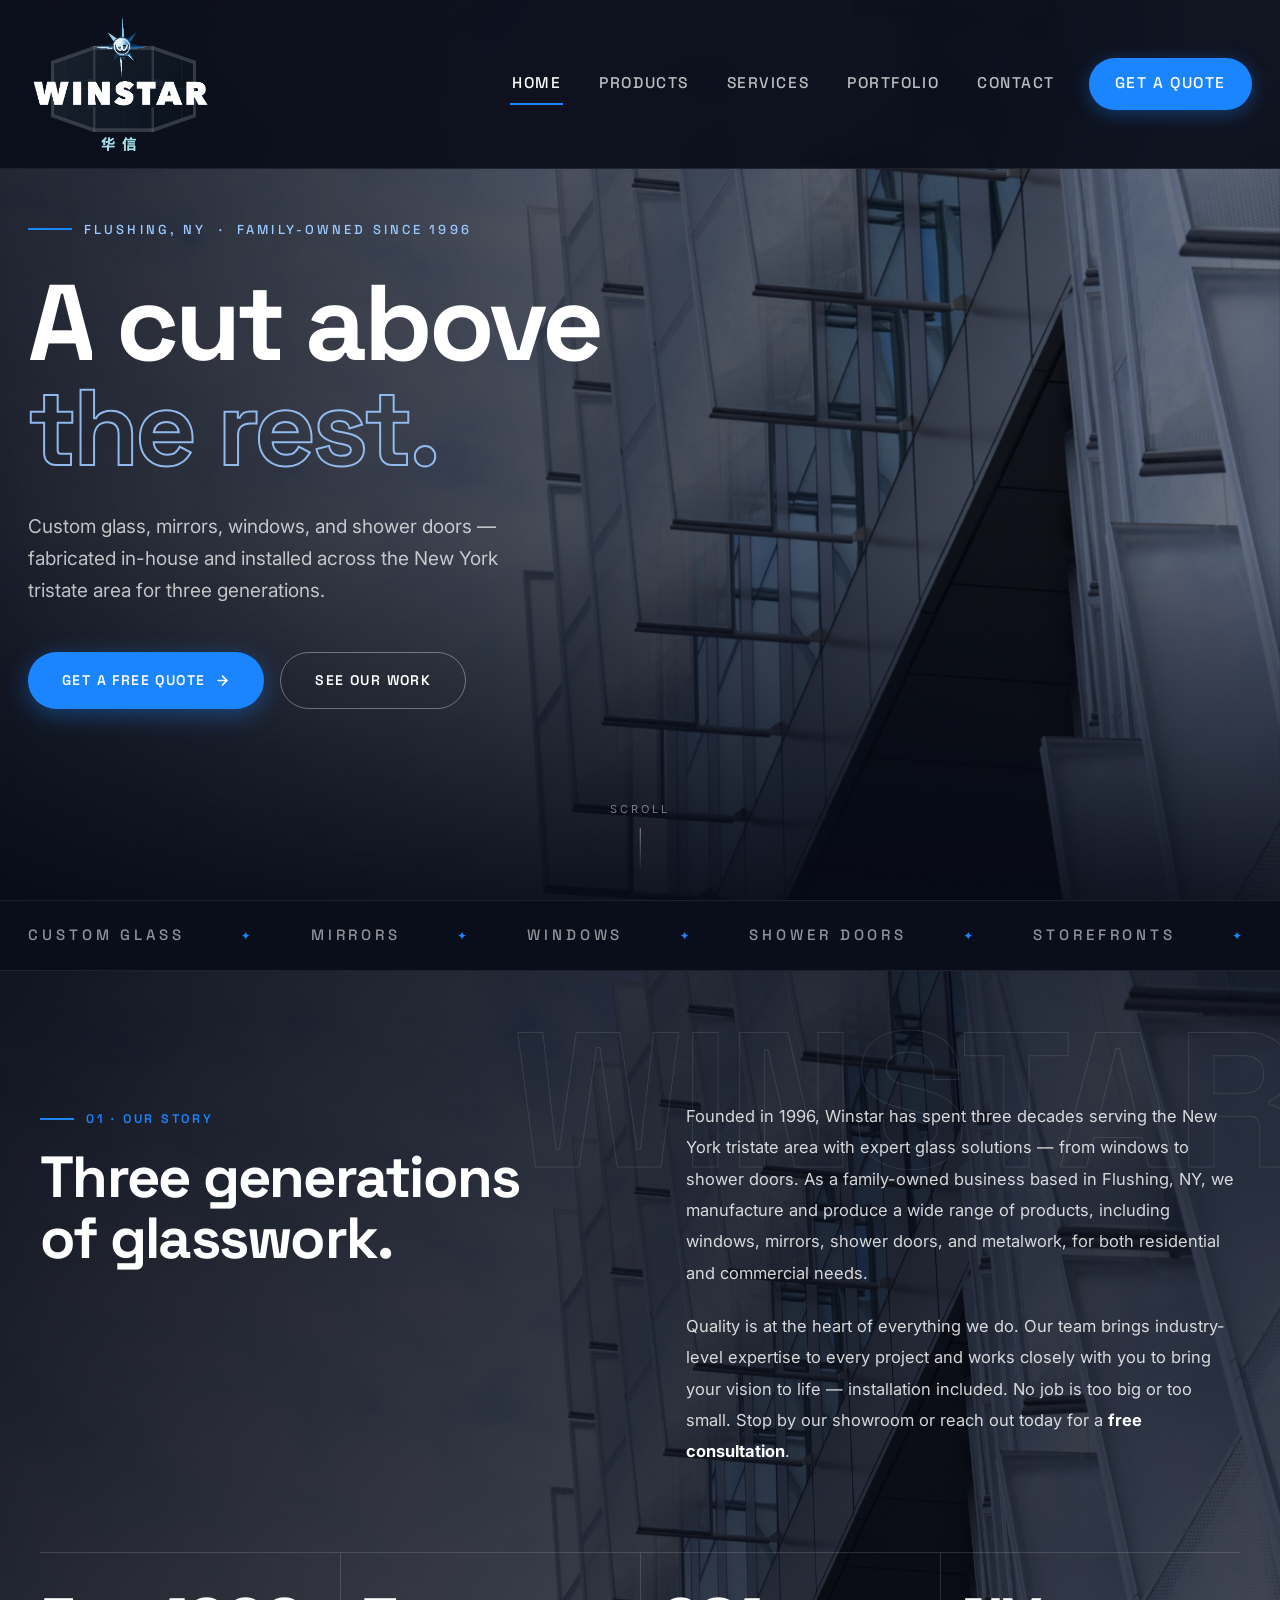
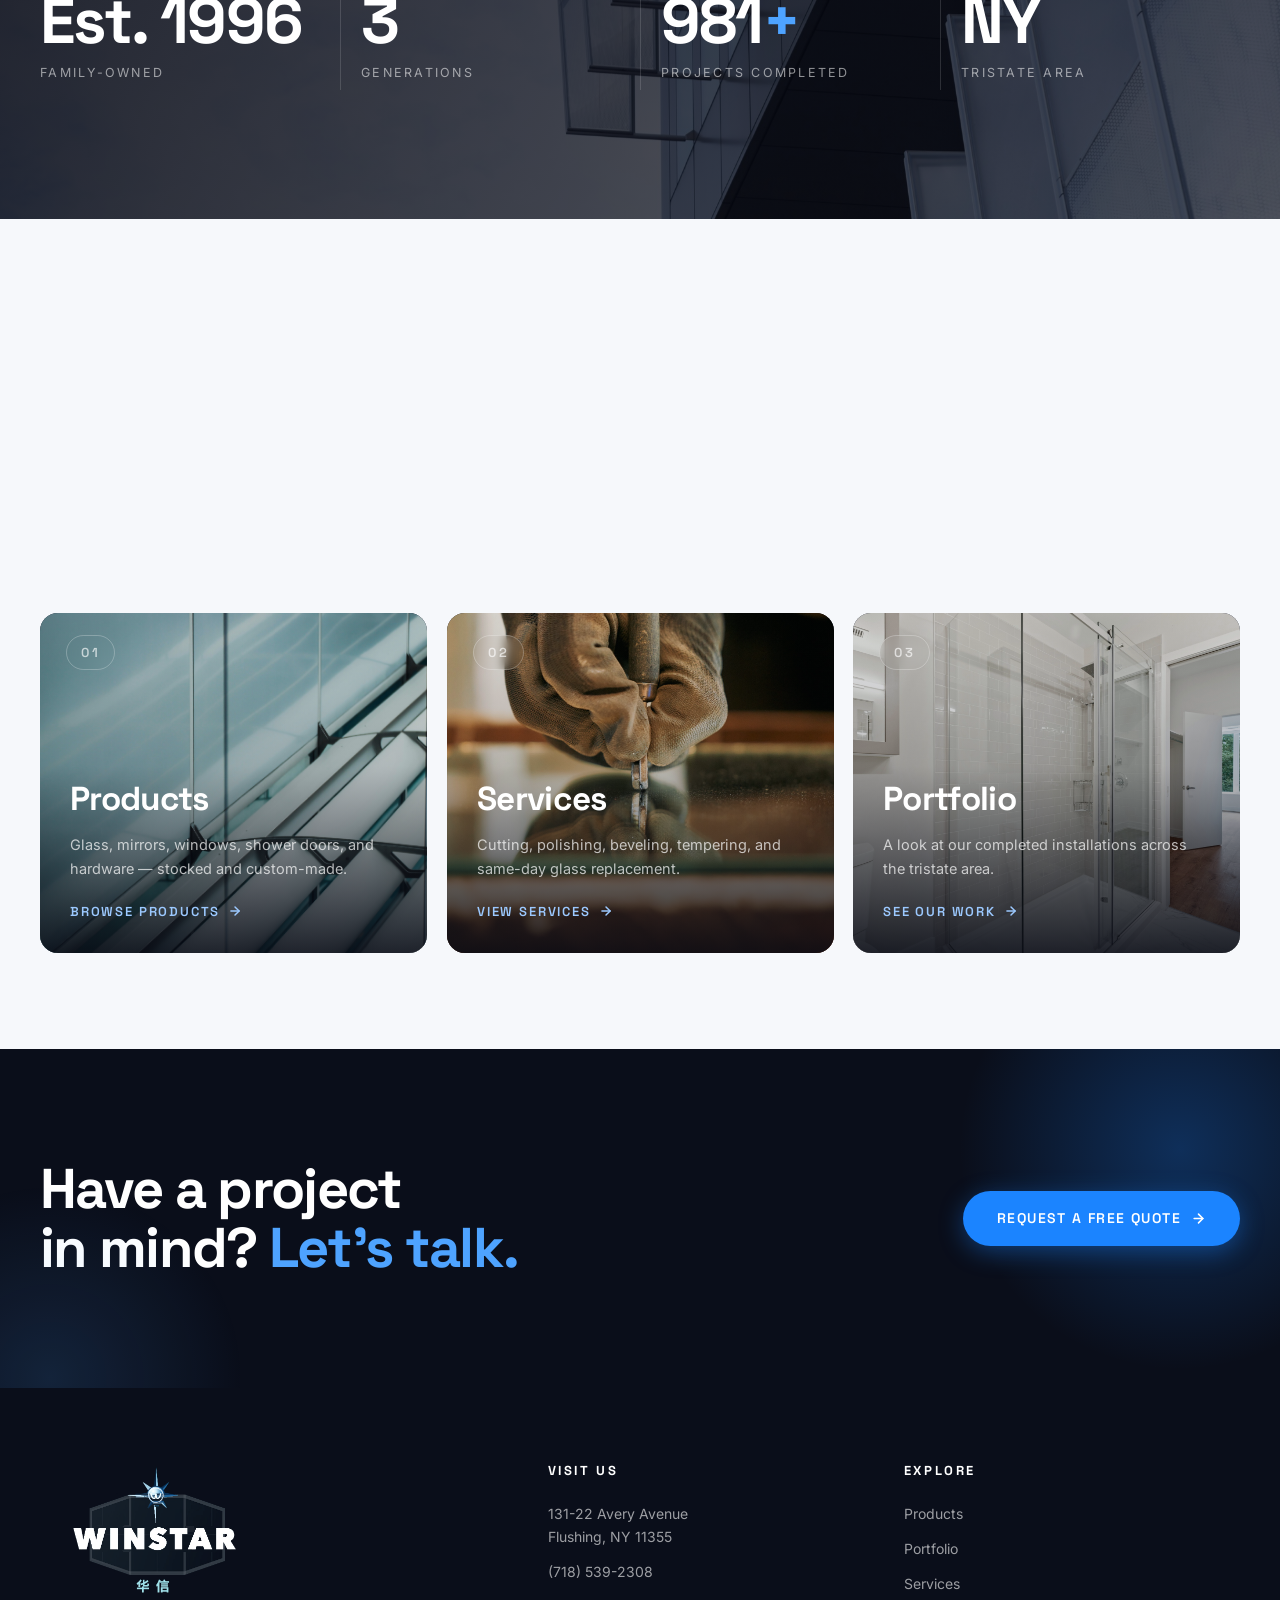
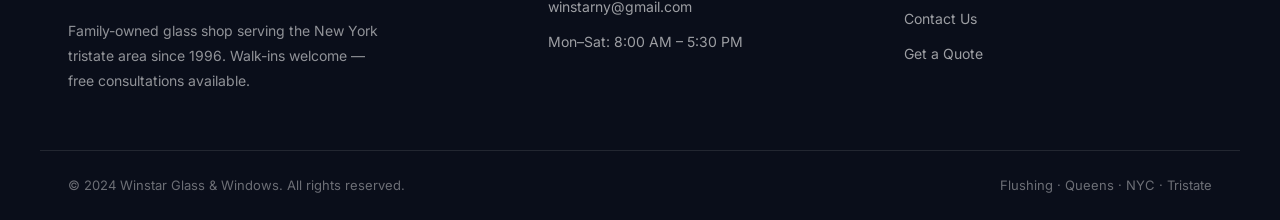
<file: index.html>
<!DOCTYPE html>
<html lang="en">
<head>
  <meta charset="UTF-8">
  <meta name="viewport" content="width=device-width, initial-scale=1.0">
  <title>Winstar Glass &amp; Hardware – Custom Glass, Windows &amp; Shower Doors in Flushing, NY</title>
  <meta name="description" content="Family-owned glass shop serving the NY tristate area since 1996. Custom glass, mirrors, windows, shower doors, and commercial storefronts.">
  <link rel="icon" type="image/svg+xml" href="favicon.svg?v=3">
  <link rel="preconnect" href="https://fonts.googleapis.com">
  <link rel="preconnect" href="https://fonts.gstatic.com" crossorigin>
  <link rel="stylesheet" href="styles.css?v=20">
</head>
<body>

  <!-- ===== HEADER ===== -->
  <header>
    <div class="header-inner">
      <div class="header-brand">
        <a href="index.html">
          <img src="winstar-logo3.png" alt="Winstar Glass &amp; Hardware" class="header-logo">
        </a>
      </div>
      <nav class="global-nav">
        <input type="checkbox" id="nav-toggle" class="nav-toggle" aria-hidden="true">
        <label for="nav-toggle" class="nav-toggle-label" aria-label="Toggle menu">
          <span></span><span></span><span></span>
        </label>
        <ul>
          <li><a href="index.html" class="active">Home</a></li>
          <li><a href="products.html">Products</a></li>
          <li><a href="services.html">Services</a></li>
          <li><a href="portfolio.html">Portfolio</a></li>
          <li><a href="contact.html">Contact</a></li>
          <li><a href="get-quote.html" class="nav-cta">Get a Quote</a></li>
        </ul>
      </nav>
    </div>
  </header>

  <div class="page-content">

    <!-- ===== HERO ===== -->
    <section class="hero">
      <div class="hero-bg" data-parallax="0.18"></div>
      <div class="hero-veil"></div>
      <div class="hero-content">
        <p class="hero-eyebrow">Flushing, NY &nbsp;·&nbsp; Family-owned since 1996</p>
        <h1 class="hero-title" data-split>
          A cut above <em>the rest.</em>
        </h1>
        <p class="hero-sub">
          Custom glass, mirrors, windows, and shower doors — fabricated in-house
          and installed across the New York tristate area for three generations.
        </p>
        <div class="hero-actions">
          <a href="get-quote.html" class="btn btn-primary">
            Get a Free Quote
            <svg viewBox="0 0 24 24" fill="none" stroke="currentColor" stroke-width="2.5" stroke-linecap="round" stroke-linejoin="round"><line x1="5" y1="12" x2="19" y2="12"></line><polyline points="12 5 19 12 12 19"></polyline></svg>
          </a>
          <a href="portfolio.html" class="btn btn-ghost">See Our Work</a>
        </div>
      </div>
      <div class="hero-scroll"><span>Scroll</span></div>
    </section>

    <!-- ===== MARQUEE ===== -->
    <div class="marquee" aria-hidden="true">
      <div class="marquee-track">
        <span>Custom Glass</span><span>Mirrors</span><span>Windows</span><span>Shower Doors</span><span>Storefronts</span><span>Glass Cutting</span><span>Beveling</span><span>Tempering</span>
        <span>Custom Glass</span><span>Mirrors</span><span>Windows</span><span>Shower Doors</span><span>Storefronts</span><span>Glass Cutting</span><span>Beveling</span><span>Tempering</span>
      </div>
    </div>

    <!-- ===== ABOUT ===== -->
    <section class="about-section" id="about">
      <video class="about-bg-video"
             autoplay muted loop playsinline preload="auto"
             poster="homebackground.jpg">
        <source src="about-loop.mp4" type="video/mp4">
      </video>
      <div class="about-ghost">WINSTAR</div>
      <div class="about-inner on-dark">
        <div class="about-grid">
          <div data-reveal>
            <div class="sec-head" style="margin-bottom: 28px;">
              <p class="eyebrow">01 · Our Story</p>
              <h2 class="sec-title">Three generations<br>of glasswork.</h2>
            </div>
          </div>
          <div data-reveal style="--d: 0.15s;">
            <p class="about-body">
              Founded in 1996, Winstar has spent three decades serving the New York
              tristate area with expert glass solutions — from windows to shower doors.
              As a family-owned business based in Flushing, NY, we manufacture and produce
              a wide range of products, including windows, mirrors, shower doors, and
              metalwork, for both residential and commercial needs.
            </p>
            <p class="about-body">
              Quality is at the heart of everything we do. Our team brings industry-level
              expertise to every project and works closely with you to bring your vision
              to life — installation included. No job is too big or too small. Stop by our
              showroom or reach out today for a <strong>free consultation</strong>.
            </p>
          </div>
        </div>

        <!-- stats -->
        <div class="stats-bar">
          <div class="stats-inner" data-reveal-stagger="0.12">
            <div class="stat-item">
              <div class="stat-num">Est. 1996</div>
              <div class="stat-label">Family-Owned</div>
            </div>
            <div class="stat-item">
              <div class="stat-num"><span data-count="3">0</span></div>
              <div class="stat-label">Generations</div>
            </div>
            <div class="stat-item">
              <div class="stat-num"><span data-count="1000">0</span><span class="suffix">+</span></div>
              <div class="stat-label">Projects Completed</div>
            </div>
            <div class="stat-item">
              <div class="stat-num">NY</div>
              <div class="stat-label">Tristate Area</div>
            </div>
          </div>
        </div>
      </div>
    </section>

    <!-- ===== WHAT WE OFFER ===== -->
    <section class="section">
      <div class="section-inner">
        <div class="sec-head" data-reveal>
          <p class="eyebrow">02 · What We Offer</p>
          <h2 class="sec-title">Made to measure.<br><em>Built to last.</em></h2>
          <p class="sec-desc">From custom glass fabrication to full window replacement — everything is cut, finished, and fitted by our own team.</p>
        </div>

        <div class="showcase-grid">
          <a class="showcase-card third" href="products.html" data-reveal>
            <img src="glass.jpg" alt="Custom glass products" loading="lazy">
            <span class="showcase-num">01</span>
            <div class="showcase-body">
              <h3>Products</h3>
              <p>Glass, mirrors, windows, shower doors, and hardware — stocked and custom-made.</p>
              <span class="showcase-link">
                Browse Products
                <svg viewBox="0 0 24 24" fill="none" stroke="currentColor" stroke-width="2.5" stroke-linecap="round"><line x1="5" y1="12" x2="19" y2="12"></line><polyline points="12 5 19 12 12 19"></polyline></svg>
              </span>
            </div>
          </a>
          <a class="showcase-card third" href="services.html" data-reveal style="--d: 0.12s;">
            <img src="glasservices.jpg" alt="Glass services" loading="lazy">
            <span class="showcase-num">02</span>
            <div class="showcase-body">
              <h3>Services</h3>
              <p>Cutting, polishing, beveling, tempering, and same-day glass replacement.</p>
              <span class="showcase-link">
                View Services
                <svg viewBox="0 0 24 24" fill="none" stroke="currentColor" stroke-width="2.5" stroke-linecap="round"><line x1="5" y1="12" x2="19" y2="12"></line><polyline points="12 5 19 12 12 19"></polyline></svg>
              </span>
            </div>
          </a>
          <a class="showcase-card third" href="portfolio.html" data-reveal>
            <img src="showerdoor.jpg" alt="Completed shower door installation" loading="lazy">
            <span class="showcase-num">03</span>
            <div class="showcase-body">
              <h3>Portfolio</h3>
              <p>A look at our completed installations across the tristate area.</p>
              <span class="showcase-link">
                See Our Work
                <svg viewBox="0 0 24 24" fill="none" stroke="currentColor" stroke-width="2.5" stroke-linecap="round"><line x1="5" y1="12" x2="19" y2="12"></line><polyline points="12 5 19 12 12 19"></polyline></svg>
              </span>
            </div>
          </a>
        </div>
      </div>
    </section>

    <!-- ===== CTA ===== -->
    <section class="cta-band">
      <div class="cta-inner">
        <div data-reveal>
          <h2>Have a project<br>in mind? <em>Let's talk.</em></h2>
        </div>
        <div data-reveal style="--d: 0.15s;">
          <a href="get-quote.html" class="btn btn-primary">
            Request a Free Quote
            <svg viewBox="0 0 24 24" fill="none" stroke="currentColor" stroke-width="2.5" stroke-linecap="round" stroke-linejoin="round"><line x1="5" y1="12" x2="19" y2="12"></line><polyline points="12 5 19 12 12 19"></polyline></svg>
          </a>
        </div>
      </div>
    </section>

    <!-- ===== FOOTER ===== -->
    <footer>
      <div class="footer-main">
        <div class="footer-brand">
          <img src="winstar-logo3.png" alt="Winstar Glass &amp; Hardware">
          <p>Family-owned glass shop serving the New York tristate area since 1996. Walk-ins welcome — free consultations available.</p>
        </div>
        <div class="footer-col">
          <h4>Visit Us</h4>
          <ul>
            <li>131-22 Avery Avenue<br>Flushing, NY 11355</li>
            <li><a href="tel:+17185392308">(718) 539-2308</a></li>
            <li><a href="mailto:winstarny@gmail.com">winstarny@gmail.com</a></li>
            <li>Mon–Sat: 8:00 AM – 5:30 PM</li>
          </ul>
        </div>
        <div class="footer-col">
          <h4>Explore</h4>
          <ul>
            <li><a href="products.html">Products</a></li>
            <li><a href="portfolio.html">Portfolio</a></li>
            <li><a href="services.html">Services</a></li>
            <li><a href="contact.html">Contact Us</a></li>
            <li><a href="get-quote.html">Get a Quote</a></li>
          </ul>
        </div>
      </div>
      <div class="footer-bottom">
        <span>&copy; 2024 Winstar Glass &amp; Windows. All rights reserved.</span>
        <span>Flushing · Queens · NYC · Tristate</span>
      </div>
    </footer>
  </div>


  <script src="main.js?v=13"></script>
</body>
</html>
</file>
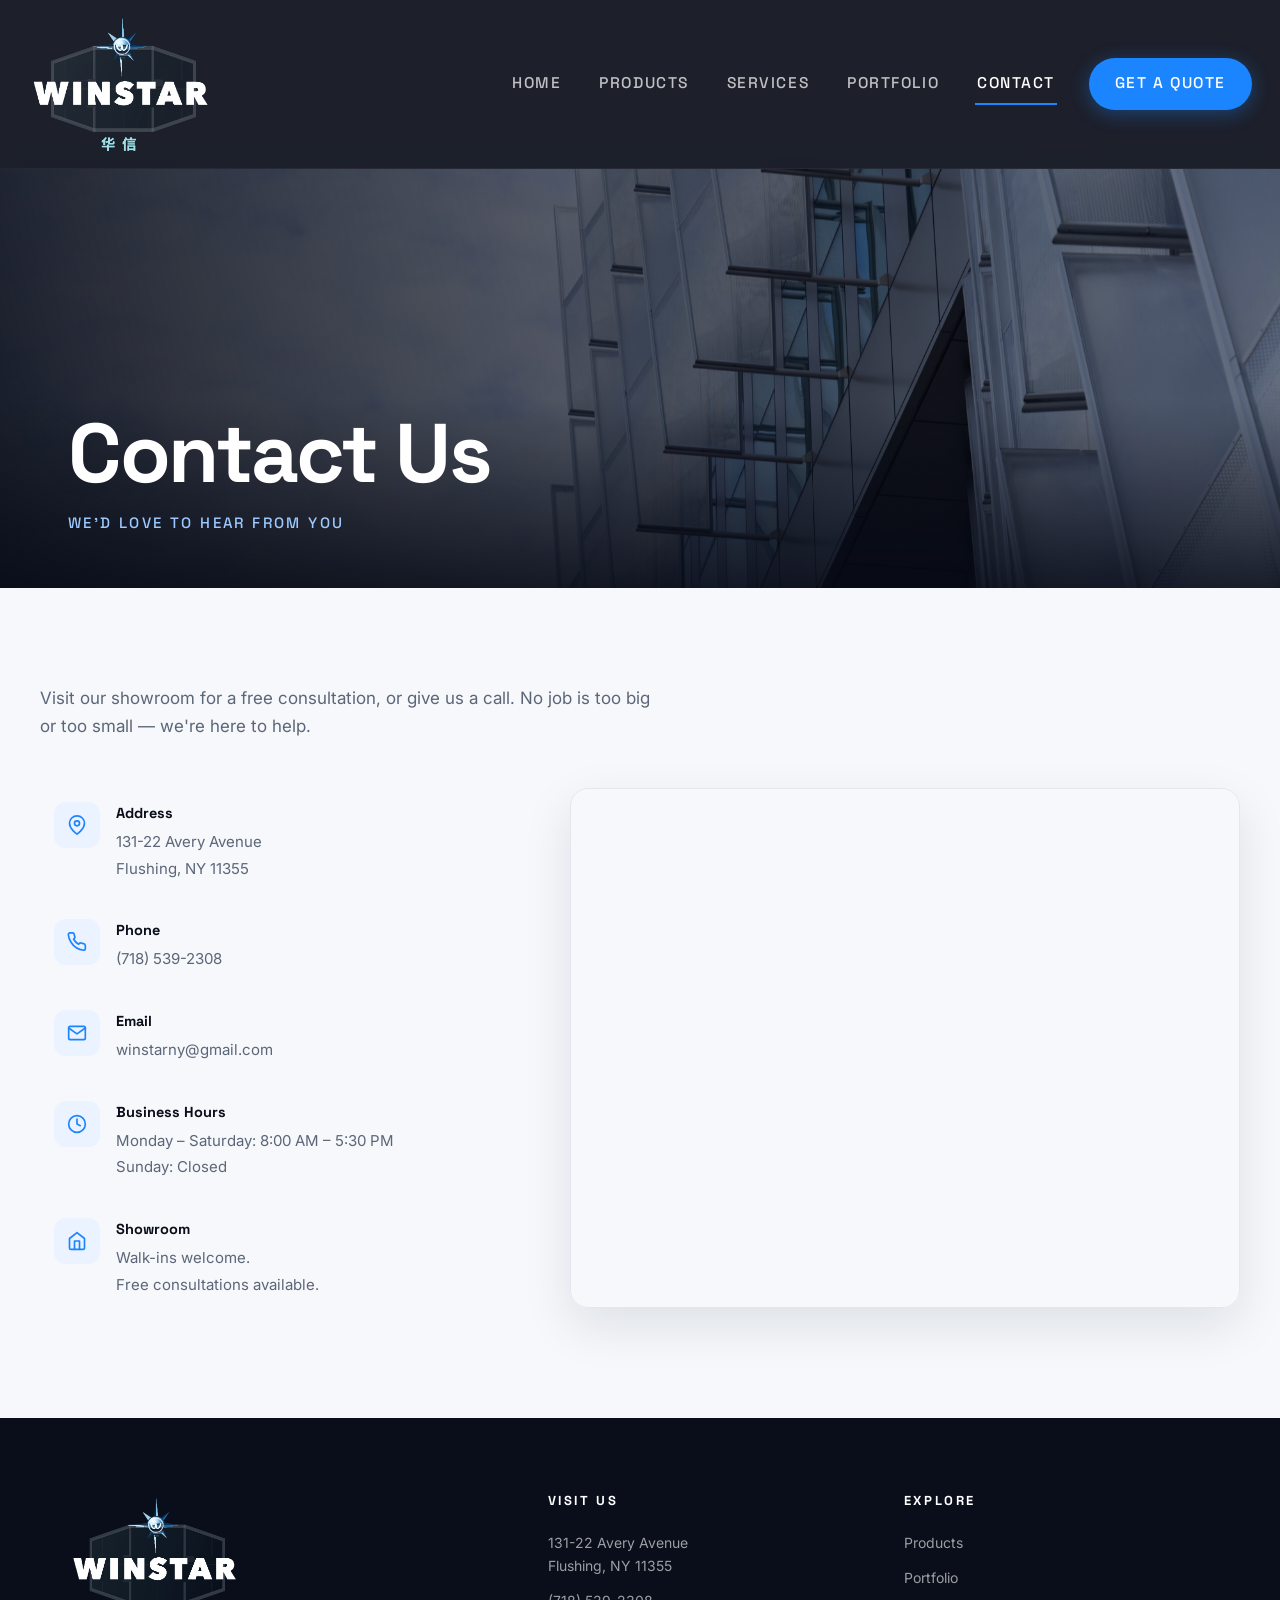
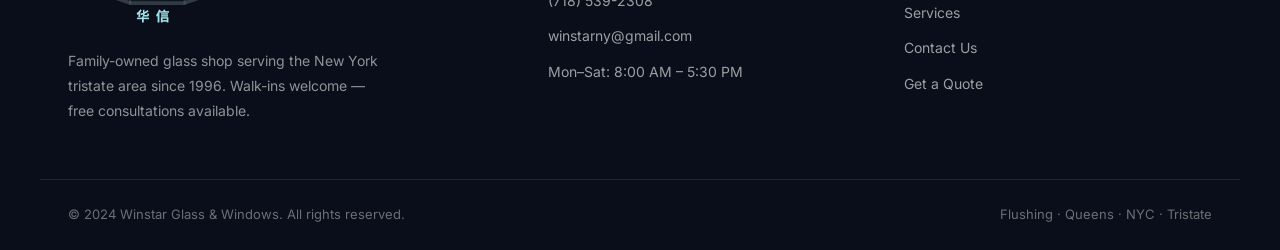
<file: contact.html>
<!DOCTYPE html>
<html lang="en">
<head>
  <meta charset="UTF-8">
  <meta name="viewport" content="width=device-width, initial-scale=1.0">
  <title>Winstar Glass &amp; Hardware – Contact Us</title>
  <link rel="icon" type="image/svg+xml" href="favicon.svg?v=3">
  <link rel="preconnect" href="https://fonts.googleapis.com">
  <link rel="preconnect" href="https://fonts.gstatic.com" crossorigin>
  <link rel="stylesheet" href="styles.css?v=20">
</head>
<body class="has-banner">

  <!-- ===== HEADER ===== -->
  <header>
    <div class="header-inner">
      <div class="header-brand">
        <a href="index.html">
          <img src="winstar-logo3.png" alt="Winstar Glass &amp; Hardware" class="header-logo">
        </a>
      </div>
      <nav class="global-nav">
        <input type="checkbox" id="nav-toggle" class="nav-toggle" aria-hidden="true">
        <label for="nav-toggle" class="nav-toggle-label" aria-label="Toggle menu">
          <span></span><span></span><span></span>
        </label>
        <ul>
          <li><a href="index.html">Home</a></li>
          <li><a href="products.html">Products</a></li>
          <li><a href="services.html">Services</a></li>
          <li><a href="portfolio.html">Portfolio</a></li>
          <li><a href="contact.html" class="active">Contact</a></li>
          <li><a href="get-quote.html" class="nav-cta">Get a Quote</a></li>
        </ul>
      </nav>
    </div>
  </header>

  <div class="page-content">

    <!-- ===== PAGE BANNER ===== -->
    <div class="page-banner">
      <div class="page-banner-bg" data-parallax="0.2" style="background-image: url('homebackground.jpg');"></div>
      <div class="page-banner-overlay"></div>
      <div class="page-banner-content">
        <h1>Contact Us</h1>
        <p>We'd love to hear from you</p>
      </div>
    </div>

    <!-- ===== CONTACT SECTION ===== -->
    <section class="section">
      <div class="section-inner">
        <p class="sec-intro" data-reveal>Visit our showroom for a free consultation, or give us a call. No job is too big or too small — we're here to help.</p>

                <div class="contact-layout">

          <!-- Contact Info -->
          <div class="contact-info" data-reveal="left">

            <div class="contact-detail">
              <div class="contact-icon">
                <svg viewBox="0 0 24 24" stroke-width="2" stroke-linecap="round" stroke-linejoin="round">
                  <path d="M21 10c0 7-9 13-9 13s-9-6-9-13a9 9 0 0 1 18 0z"></path>
                  <circle cx="12" cy="10" r="3"></circle>
                </svg>
              </div>
              <div class="contact-detail-text">
                <strong>Address</strong>
                <span>131-22 Avery Avenue<br>Flushing, NY 11355</span>
              </div>
            </div>

            <div class="contact-detail">
              <div class="contact-icon">
                <svg viewBox="0 0 24 24" stroke-width="2" stroke-linecap="round" stroke-linejoin="round">
                  <path d="M22 16.92v3a2 2 0 0 1-2.18 2 19.79 19.79 0 0 1-8.63-3.07A19.5 19.5 0 0 1 4.69 12 19.79 19.79 0 0 1 1.62 3.36 2 2 0 0 1 3.62 1h3a2 2 0 0 1 2 1.72c.127.96.361 1.903.7 2.81a2 2 0 0 1-.45 2.11L7.91 8.69a16 16 0 0 0 6 6l.96-.96a2 2 0 0 1 2.11-.45c.907.339 1.85.573 2.81.7A2 2 0 0 1 21.73 16h.19z"></path>
                </svg>
              </div>
              <div class="contact-detail-text">
                <strong>Phone</strong>
                <span><a href="tel:+17185392308">(718) 539-2308</a></span>
              </div>
            </div>

            <div class="contact-detail">
              <div class="contact-icon">
                <svg viewBox="0 0 24 24" stroke-width="2" stroke-linecap="round" stroke-linejoin="round">
                  <path d="M4 4h16c1.1 0 2 .9 2 2v12c0 1.1-.9 2-2 2H4c-1.1 0-2-.9-2-2V6c0-1.1.9-2 2-2z"></path>
                  <polyline points="22,6 12,13 2,6"></polyline>
                </svg>
              </div>
              <div class="contact-detail-text">
                <strong>Email</strong>
                <span><a href="mailto:winstarny@gmail.com">winstarny@gmail.com</a></span>
              </div>
            </div>

            <div class="contact-detail">
              <div class="contact-icon">
                <svg viewBox="0 0 24 24" stroke-width="2" stroke-linecap="round" stroke-linejoin="round">
                  <circle cx="12" cy="12" r="10"></circle>
                  <polyline points="12 6 12 12 16 14"></polyline>
                </svg>
              </div>
              <div class="contact-detail-text">
                <strong>Business Hours</strong>
                <span>Monday – Saturday: 8:00 AM – 5:30 PM<br>Sunday: Closed</span>
              </div>
            </div>

            <div class="contact-detail">
              <div class="contact-icon">
                <svg viewBox="0 0 24 24" stroke-width="2" stroke-linecap="round" stroke-linejoin="round">
                  <path d="M3 9l9-7 9 7v11a2 2 0 0 1-2 2H5a2 2 0 0 1-2-2z"></path>
                  <polyline points="9 22 9 12 15 12 15 22"></polyline>
                </svg>
              </div>
              <div class="contact-detail-text">
                <strong>Showroom</strong>
                <span>Walk-ins welcome.<br>Free consultations available.</span>
              </div>
            </div>

          </div>

          <!-- Google Map -->
          <div class="map-wrap" data-reveal="right">
            <iframe
              title="Winstar Glass &amp; Hardware Location"
              src="https://maps.google.com/maps?q=131-22+Avery+Avenue+Flushing+NY+11355&output=embed"
              loading="lazy"
              allowfullscreen
              referrerpolicy="no-referrer-when-downgrade">
            </iframe>
          </div>

        </div>
      </div>
    </section>

    <!-- ===== FOOTER ===== -->
    <footer>
      <div class="footer-main">
        <div class="footer-brand">
          <img src="winstar-logo3.png" alt="Winstar Glass &amp; Hardware">
          <p>Family-owned glass shop serving the New York tristate area since 1996. Walk-ins welcome — free consultations available.</p>
        </div>
        <div class="footer-col">
          <h4>Visit Us</h4>
          <ul>
            <li>131-22 Avery Avenue<br>Flushing, NY 11355</li>
            <li><a href="tel:+17185392308">(718) 539-2308</a></li>
            <li><a href="mailto:winstarny@gmail.com">winstarny@gmail.com</a></li>
            <li>Mon–Sat: 8:00 AM – 5:30 PM</li>
          </ul>
        </div>
        <div class="footer-col">
          <h4>Explore</h4>
          <ul>
            <li><a href="products.html">Products</a></li>
            <li><a href="portfolio.html">Portfolio</a></li>
            <li><a href="services.html">Services</a></li>
            <li><a href="contact.html">Contact Us</a></li>
            <li><a href="get-quote.html">Get a Quote</a></li>
          </ul>
        </div>
      </div>
      <div class="footer-bottom">
        <span>&copy; 2024 Winstar Glass &amp; Windows. All rights reserved.</span>
        <span>Flushing · Queens · NYC · Tristate</span>
      </div>
    </footer>
  </div>

  <script src="main.js?v=13"></script>
</body>
</html>
</file>
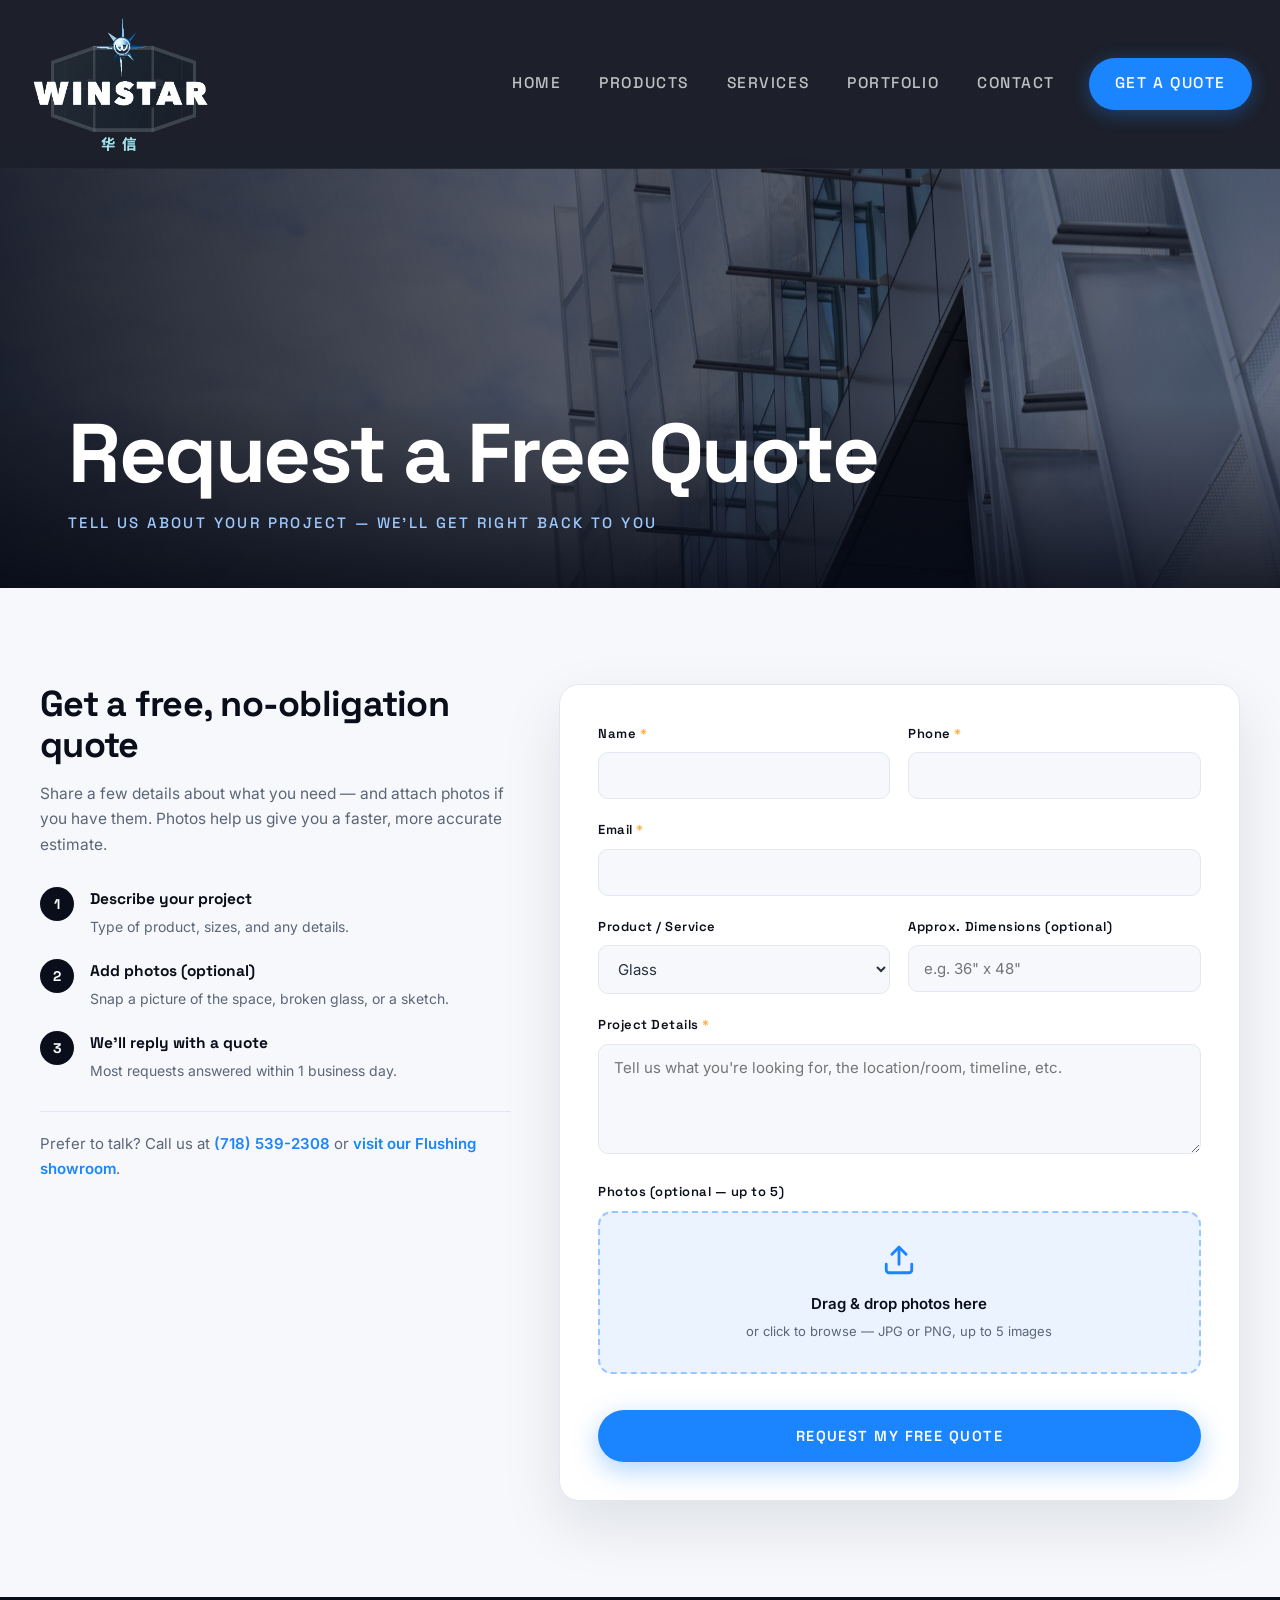
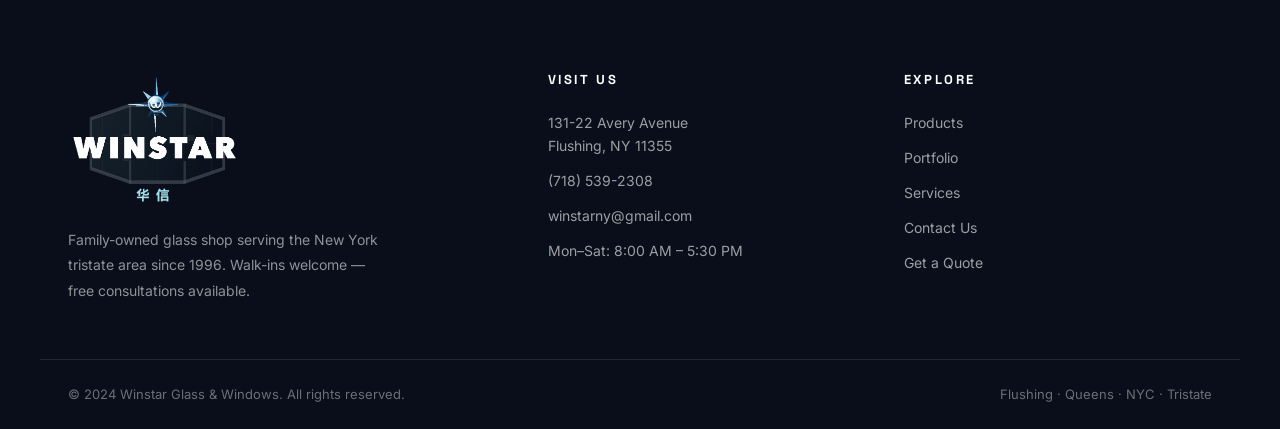
<file: get-quote.html>
<!DOCTYPE html>
<html lang="en">
<head>
  <meta charset="UTF-8">
  <meta name="viewport" content="width=device-width, initial-scale=1.0">
  <title>Winstar Glass &amp; Hardware – Request a Free Quote</title>
  <link rel="icon" type="image/svg+xml" href="favicon.svg?v=3">
  <link rel="preconnect" href="https://fonts.googleapis.com">
  <link rel="preconnect" href="https://fonts.gstatic.com" crossorigin>
  <link rel="stylesheet" href="styles.css?v=20">
</head>
<body class="has-banner">

  <!-- ===== HEADER ===== -->
  <header>
    <div class="header-inner">
      <div class="header-brand">
        <a href="index.html">
          <img src="winstar-logo3.png" alt="Winstar Glass &amp; Hardware" class="header-logo">
        </a>
      </div>
      <nav class="global-nav">
        <input type="checkbox" id="nav-toggle" class="nav-toggle" aria-hidden="true">
        <label for="nav-toggle" class="nav-toggle-label" aria-label="Toggle menu">
          <span></span><span></span><span></span>
        </label>
        <ul>
          <li><a href="index.html">Home</a></li>
          <li><a href="products.html">Products</a></li>
          <li><a href="services.html">Services</a></li>
          <li><a href="portfolio.html">Portfolio</a></li>
          <li><a href="contact.html">Contact</a></li>
          <li><a href="get-quote.html" class="nav-cta">Get a Quote</a></li>
        </ul>
      </nav>
    </div>
  </header>

  <div class="page-content">

    <!-- ===== PAGE BANNER ===== -->
    <div class="page-banner">
      <div class="page-banner-bg" data-parallax="0.2" style="background-image: url('homebackground.jpg');"></div>
      <div class="page-banner-overlay"></div>
      <div class="page-banner-content">
        <h1>Request a Free Quote</h1>
        <p>Tell us about your project — we'll get right back to you</p>
      </div>
    </div>

    <!-- ===== QUOTE FORM ===== -->
    <section class="section">
      <div class="section-inner">
        <div class="quote-layout">

          <!-- Left: intro / steps -->
          <aside class="quote-aside" data-reveal="left">
            <h2>Get a free, no-obligation quote</h2>
            <p>Share a few details about what you need — and attach photos if you have them. Photos help us give you a faster, more accurate estimate.</p>

            <ul class="quote-steps">
              <li>
                <span class="step-num">1</span>
                <span class="step-text"><strong>Describe your project</strong><span>Type of product, sizes, and any details.</span></span>
              </li>
              <li>
                <span class="step-num">2</span>
                <span class="step-text"><strong>Add photos (optional)</strong><span>Snap a picture of the space, broken glass, or a sketch.</span></span>
              </li>
              <li>
                <span class="step-num">3</span>
                <span class="step-text"><strong>We'll reply with a quote</strong><span>Most requests answered within 1 business day.</span></span>
              </li>
            </ul>

            <div class="quote-contact-note">
              Prefer to talk? Call us at <a href="tel:+17185392308">(718) 539-2308</a> or
              <a href="contact.html">visit our Flushing showroom</a>.
            </div>
          </aside>

          <!-- Right: form -->
          <div class="quote-form" data-reveal="right">
            <form id="quoteForm" novalidate>
              <!-- Web3Forms configuration -->
              <input type="hidden" name="access_key" value="209d460a-5ca5-4c67-92c9-38df940e9e35">
              <input type="hidden" name="subject" value="New Quote Request — Winstar Website">
              <input type="hidden" name="from_name" value="Winstar Website">
              <!-- Honeypot spam trap (leave empty) -->
              <input type="checkbox" name="botcheck" style="display:none" tabindex="-1" autocomplete="off">

              <div class="form-grid-2">
                <div class="form-row">
                  <label for="name">Name <span class="req">*</span></label>
                  <input type="text" id="name" name="name" required autocomplete="name">
                </div>
                <div class="form-row">
                  <label for="phone">Phone <span class="req">*</span></label>
                  <input type="tel" id="phone" name="phone" required autocomplete="tel">
                </div>
              </div>

              <div class="form-row">
                <label for="email">Email <span class="req">*</span></label>
                <input type="email" id="email" name="email" required autocomplete="email">
              </div>

              <div class="form-grid-2">
                <div class="form-row">
                  <label for="product">Product / Service</label>
                  <select id="product" name="product">
                    <option>Glass</option>
                    <option>Mirrors</option>
                    <option>Windows</option>
                    <option>Shower Doors</option>
                    <option>Commercial Storefront / Aluminum Doors</option>
                    <option>Repair / Replacement</option>
                    <option>Other / Not sure</option>
                  </select>
                </div>
                <div class="form-row">
                  <label for="dimensions">Approx. Dimensions (optional)</label>
                  <input type="text" id="dimensions" name="dimensions" placeholder="e.g. 36&quot; x 48&quot;">
                </div>
              </div>

              <div class="form-row">
                <label for="message">Project Details <span class="req">*</span></label>
                <textarea id="message" name="message" required placeholder="Tell us what you're looking for, the location/room, timeline, etc."></textarea>
              </div>

              <div class="form-row">
                <label>Photos (optional — up to 5)</label>
                <div class="dropzone" id="dropzone">
                  <svg viewBox="0 0 24 24" stroke-width="2" stroke-linecap="round" stroke-linejoin="round">
                    <path d="M21 15v4a2 2 0 0 1-2 2H5a2 2 0 0 1-2-2v-4"></path>
                    <polyline points="17 8 12 3 7 8"></polyline>
                    <line x1="12" y1="3" x2="12" y2="15"></line>
                  </svg>
                  <p>Drag &amp; drop photos here</p>
                  <span>or click to browse — JPG or PNG, up to 5 images</span>
                </div>
                <input type="file" id="fileInput" accept="image/*" multiple style="display:none">
                <div class="preview-grid" id="previewGrid"></div>
              </div>

              <button type="submit" class="btn-submit" id="submitBtn">Request My Free Quote</button>
              <div class="form-status" id="formStatus"></div>
            </form>
          </div>

        </div>
      </div>
    </section>

    <!-- ===== FOOTER ===== -->
    <footer>
      <div class="footer-main">
        <div class="footer-brand">
          <img src="winstar-logo3.png" alt="Winstar Glass &amp; Hardware">
          <p>Family-owned glass shop serving the New York tristate area since 1996. Walk-ins welcome — free consultations available.</p>
        </div>
        <div class="footer-col">
          <h4>Visit Us</h4>
          <ul>
            <li>131-22 Avery Avenue<br>Flushing, NY 11355</li>
            <li><a href="tel:+17185392308">(718) 539-2308</a></li>
            <li><a href="mailto:winstarny@gmail.com">winstarny@gmail.com</a></li>
            <li>Mon–Sat: 8:00 AM – 5:30 PM</li>
          </ul>
        </div>
        <div class="footer-col">
          <h4>Explore</h4>
          <ul>
            <li><a href="products.html">Products</a></li>
            <li><a href="portfolio.html">Portfolio</a></li>
            <li><a href="services.html">Services</a></li>
            <li><a href="contact.html">Contact Us</a></li>
            <li><a href="get-quote.html">Get a Quote</a></li>
          </ul>
        </div>
      </div>
      <div class="footer-bottom">
        <span>&copy; 2024 Winstar Glass &amp; Windows. All rights reserved.</span>
        <span>Flushing · Queens · NYC · Tristate</span>
      </div>
    </footer>
  </div>

  <script src="main.js?v=13"></script>
  <script>
    // ===== Photo upload handling =====
    const dropzone    = document.getElementById('dropzone');
    const fileInput   = document.getElementById('fileInput');
    const previewGrid = document.getElementById('previewGrid');
    const MAX_FILES   = 5;
    let selectedFiles = [];

    function addFiles(fileList) {
      for (const f of fileList) {
        if (!f.type.startsWith('image/')) continue;
        if (selectedFiles.length >= MAX_FILES) break;
        if (selectedFiles.some(x => x.name === f.name && x.size === f.size)) continue;
        selectedFiles.push(f);
      }
      renderPreviews();
    }

    function renderPreviews() {
      previewGrid.innerHTML = '';
      selectedFiles.forEach((f, i) => {
        const url = URL.createObjectURL(f);
        const div = document.createElement('div');
        div.className = 'preview-thumb';
        div.innerHTML =
          '<img src="' + url + '" alt="preview">' +
          '<button type="button" class="preview-remove" data-i="' + i + '" aria-label="Remove">&times;</button>';
        previewGrid.appendChild(div);
      });
    }

    previewGrid.addEventListener('click', e => {
      const btn = e.target.closest('.preview-remove');
      if (btn) { selectedFiles.splice(+btn.dataset.i, 1); renderPreviews(); }
    });

    dropzone.addEventListener('click', () => fileInput.click());
    fileInput.addEventListener('change', () => { addFiles(fileInput.files); fileInput.value = ''; });

    ['dragenter', 'dragover'].forEach(ev =>
      dropzone.addEventListener(ev, e => { e.preventDefault(); dropzone.classList.add('dragover'); }));
    ['dragleave', 'drop'].forEach(ev =>
      dropzone.addEventListener(ev, e => { e.preventDefault(); dropzone.classList.remove('dragover'); }));
    dropzone.addEventListener('drop', e => addFiles(e.dataTransfer.files));

    // Resize/compress images client-side so attachments stay small enough to email
    function resizeImage(file) {
      return new Promise(resolve => {
        if (!file.type.startsWith('image/')) return resolve(file);
        const img = new Image();
        const url = URL.createObjectURL(file);
        img.onload = () => {
          URL.revokeObjectURL(url);
          const MAX = 1600;
          let { width, height } = img;
          if (width > MAX || height > MAX) {
            const scale = Math.min(MAX / width, MAX / height);
            width = Math.round(width * scale);
            height = Math.round(height * scale);
          }
          const canvas = document.createElement('canvas');
          canvas.width = width;
          canvas.height = height;
          canvas.getContext('2d').drawImage(img, 0, 0, width, height);
          canvas.toBlob(blob => {
            if (!blob) return resolve(file);
            const name = file.name.replace(/\.(heic|heif|png|webp|bmp|tiff?)$/i, '.jpg');
            resolve(new File([blob], name, { type: 'image/jpeg' }));
          }, 'image/jpeg', 0.82);
        };
        img.onerror = () => { URL.revokeObjectURL(url); resolve(file); };
        img.src = url;
      });
    }

    // ===== Form submission =====
    const form      = document.getElementById('quoteForm');
    const submitBtn = document.getElementById('submitBtn');
    const status    = document.getElementById('formStatus');

    function showError(msg) {
      status.className = 'form-status error show';
      status.textContent = msg || 'Something went wrong. Please try again or call us at (718) 539-2308.';
    }

    form.addEventListener('submit', async e => {
      e.preventDefault();
      status.className = 'form-status';

      if (!form.checkValidity()) { form.reportValidity(); return; }

      submitBtn.disabled = true;
      submitBtn.textContent = 'Sending…';

      try {
        const fd = new FormData(form);                 // text fields (file input has no name, so excluded)
        const processed = await Promise.all(selectedFiles.map(resizeImage));
        processed.forEach((file, i) => fd.append('photo_' + (i + 1), file, file.name));

        const res = await fetch('https://api.web3forms.com/submit', { method: 'POST', body: fd });
        const data = await res.json();

        if (data.success) {
          form.innerHTML =
            '<div class="form-success-panel">' +
              '<svg viewBox="0 0 24 24" stroke-width="2" stroke-linecap="round" stroke-linejoin="round">' +
                '<path d="M22 11.08V12a10 10 0 1 1-5.93-9.14"></path><polyline points="22 4 12 14.01 9 11.01"></polyline>' +
              '</svg>' +
              '<h3>Thank you!</h3>' +
              '<p>Your quote request has been sent. We\'ll get back to you shortly — usually within one business day.</p>' +
            '</div>';
        } else {
          showError(data.message);
          submitBtn.disabled = false;
          submitBtn.textContent = 'Request My Free Quote';
        }
      } catch (err) {
        showError();
        submitBtn.disabled = false;
        submitBtn.textContent = 'Request My Free Quote';
      }
    });
  </script>
</body>
</html>
</file>
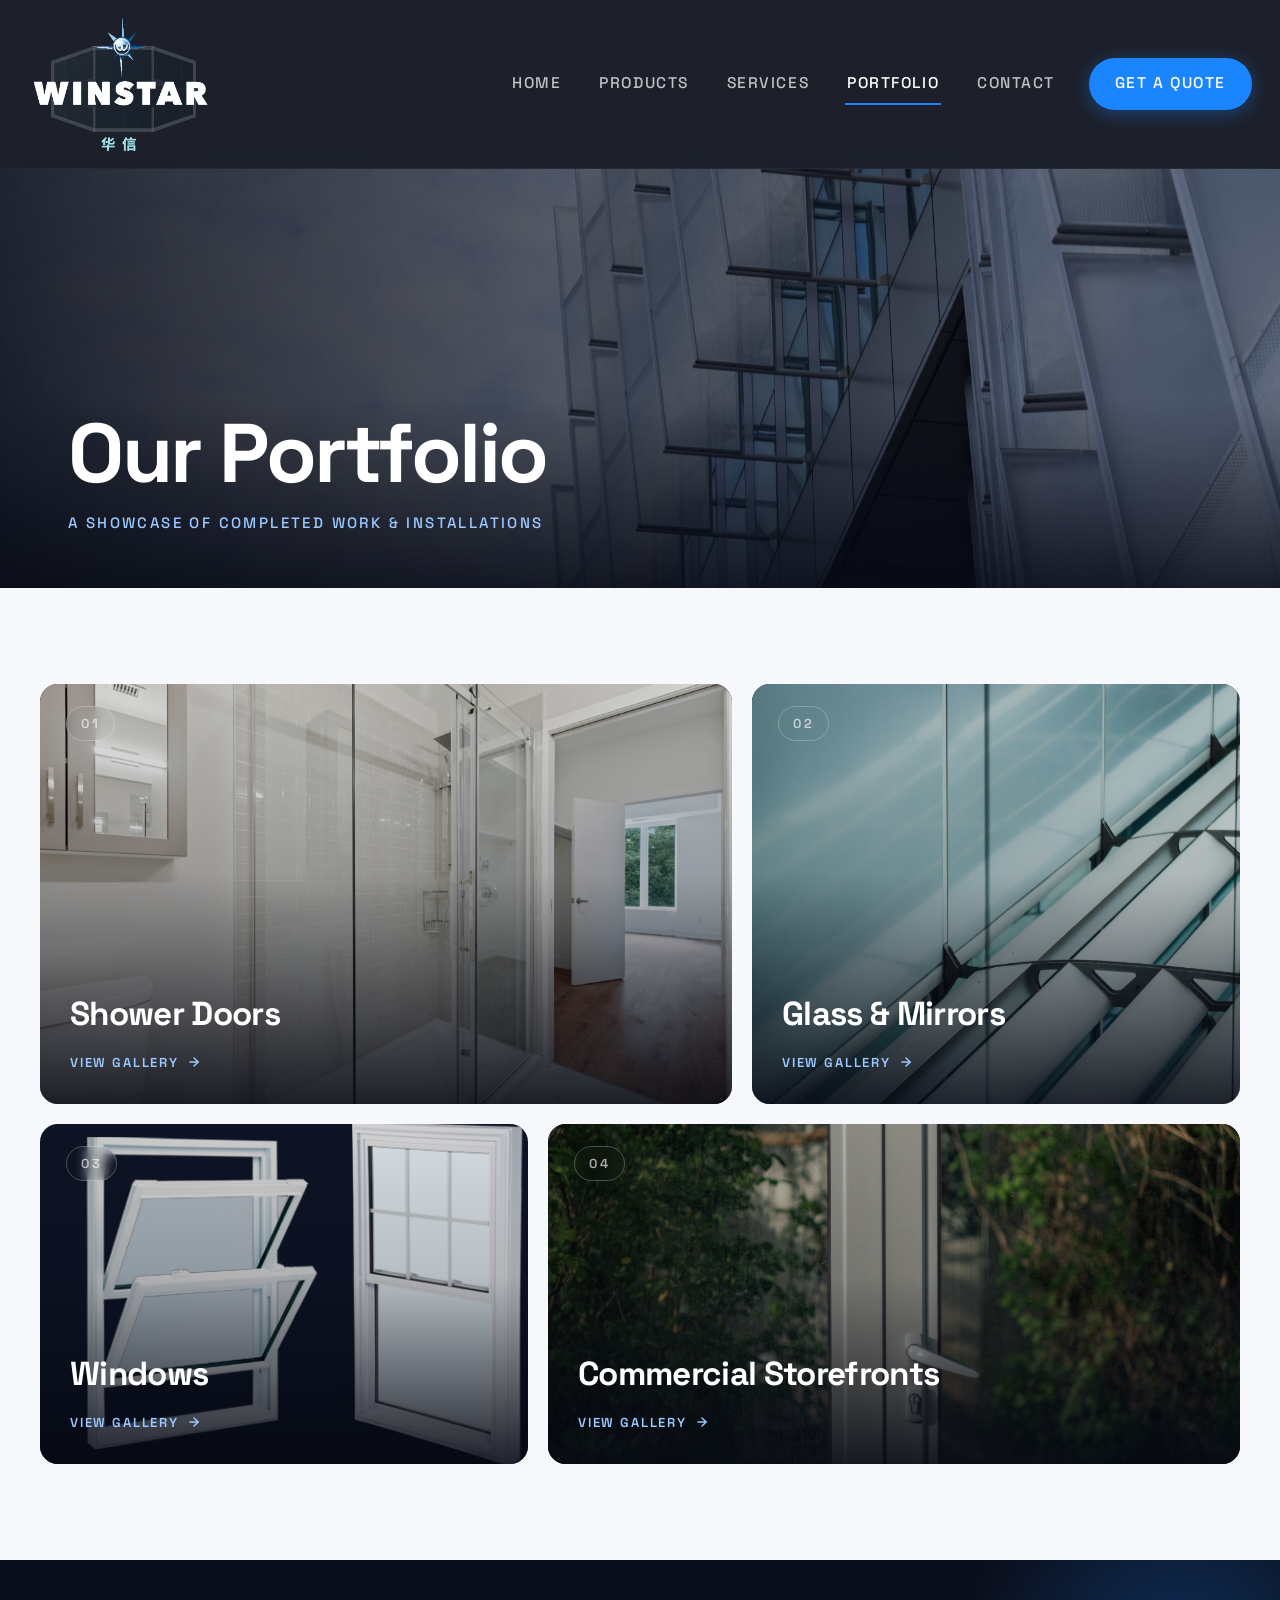
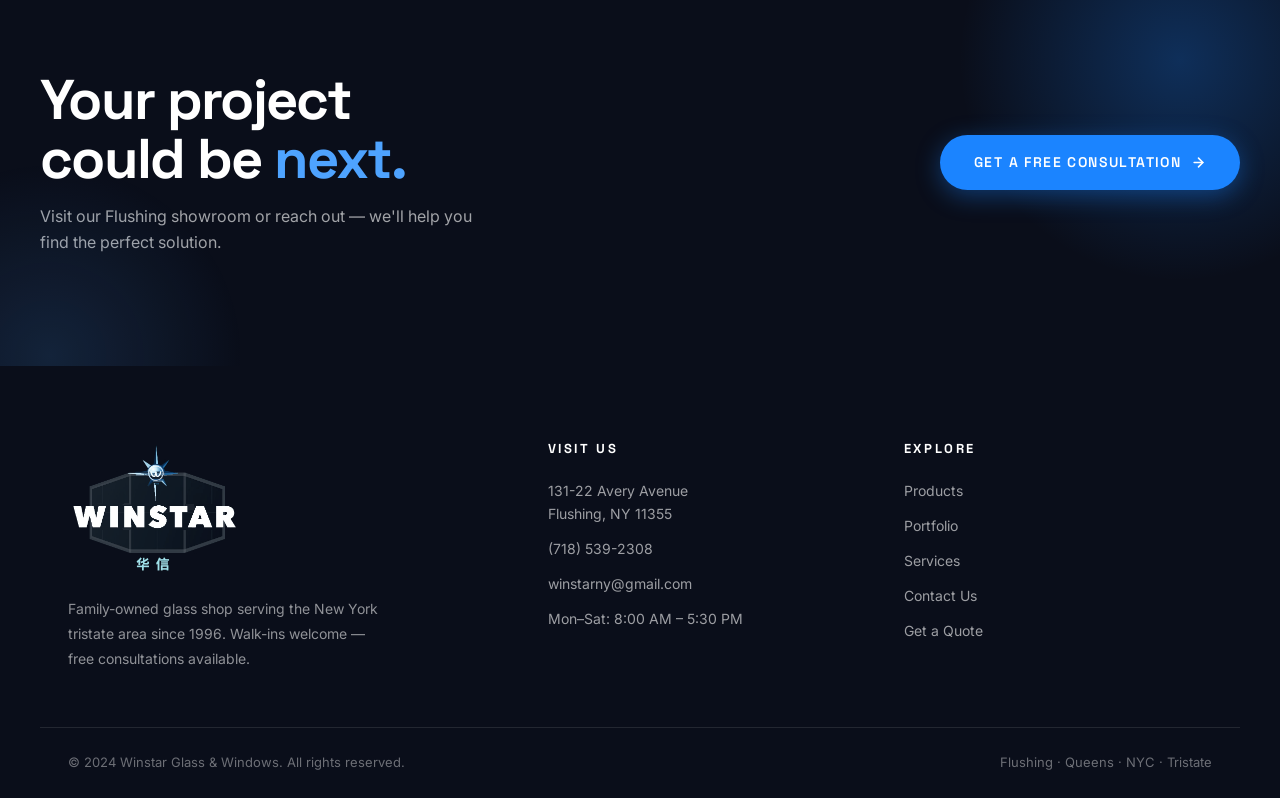
<file: portfolio.html>
<!DOCTYPE html>
<html lang="en">
<head>
  <meta charset="UTF-8">
  <meta name="viewport" content="width=device-width, initial-scale=1.0">
  <title>Winstar Glass &amp; Hardware – Portfolio</title>
  <link rel="icon" type="image/svg+xml" href="favicon.svg?v=3">
  <link rel="preconnect" href="https://fonts.googleapis.com">
  <link rel="preconnect" href="https://fonts.gstatic.com" crossorigin>
  <link rel="stylesheet" href="styles.css?v=20">
</head>
<body class="has-banner">

  <!-- ===== HEADER ===== -->
  <header>
    <div class="header-inner">
      <div class="header-brand">
        <a href="index.html">
          <img src="winstar-logo3.png" alt="Winstar Glass &amp; Hardware" class="header-logo">
        </a>
      </div>
      <nav class="global-nav">
        <input type="checkbox" id="nav-toggle" class="nav-toggle" aria-hidden="true">
        <label for="nav-toggle" class="nav-toggle-label" aria-label="Toggle menu">
          <span></span><span></span><span></span>
        </label>
        <ul>
          <li><a href="index.html">Home</a></li>
          <li><a href="products.html">Products</a></li>
          <li><a href="services.html">Services</a></li>
          <li><a href="portfolio.html" class="active">Portfolio</a></li>
          <li><a href="contact.html">Contact</a></li>
          <li><a href="get-quote.html" class="nav-cta">Get a Quote</a></li>
        </ul>
      </nav>
    </div>
  </header>

  <div class="page-content">

    <!-- ===== PAGE BANNER ===== -->
    <div class="page-banner">
      <div class="page-banner-bg" data-parallax="0.2" style="background-image: url('homebackground.jpg');"></div>
      <div class="page-banner-overlay"></div>
      <div class="page-banner-content">
        <h1>Our Portfolio</h1>
        <p>A showcase of completed work &amp; installations</p>
      </div>
    </div>

    <!-- ===== GALLERY CATEGORIES ===== -->
    <section class="section">
      <div class="section-inner">

                <div class="showcase-grid">
          <a class="showcase-card wide tall" href="portfolio-showerdoors.html" data-reveal>
            <img src="showerdoor.jpg" alt="Shower Doors" loading="lazy">
            <span class="showcase-num">01</span>
            <div class="showcase-body">
              <h3>Shower Doors</h3>
              <span class="showcase-link">
                View Gallery
                <svg viewBox="0 0 24 24" fill="none" stroke="currentColor" stroke-width="2.5" stroke-linecap="round"><line x1="5" y1="12" x2="19" y2="12"></line><polyline points="12 5 19 12 12 19"></polyline></svg>
              </span>
            </div>
          </a>
          <a class="showcase-card narrow tall" href="portfolio-glass-mirrors.html" data-reveal style="--d: 0.12s;">
            <img src="glass.jpg" alt="Glass &amp; Mirrors" loading="lazy">
            <span class="showcase-num">02</span>
            <div class="showcase-body">
              <h3>Glass &amp; Mirrors</h3>
              <span class="showcase-link">
                View Gallery
                <svg viewBox="0 0 24 24" fill="none" stroke="currentColor" stroke-width="2.5" stroke-linecap="round"><line x1="5" y1="12" x2="19" y2="12"></line><polyline points="12 5 19 12 12 19"></polyline></svg>
              </span>
            </div>
          </a>
          <a class="showcase-card narrow" href="portfolio-windows.html" data-reveal>
            <img src="windowproduct.png" alt="Windows" loading="lazy">
            <span class="showcase-num">03</span>
            <div class="showcase-body">
              <h3>Windows</h3>
              <span class="showcase-link">
                View Gallery
                <svg viewBox="0 0 24 24" fill="none" stroke="currentColor" stroke-width="2.5" stroke-linecap="round"><line x1="5" y1="12" x2="19" y2="12"></line><polyline points="12 5 19 12 12 19"></polyline></svg>
              </span>
            </div>
          </a>
          <a class="showcase-card wide" href="portfolio-alumdoors.html" data-reveal style="--d: 0.12s;">
            <img src="alumdoor.jpg" alt="Commercial Storefronts" loading="lazy">
            <span class="showcase-num">04</span>
            <div class="showcase-body">
              <h3>Commercial Storefronts</h3>
              <span class="showcase-link">
                View Gallery
                <svg viewBox="0 0 24 24" fill="none" stroke="currentColor" stroke-width="2.5" stroke-linecap="round"><line x1="5" y1="12" x2="19" y2="12"></line><polyline points="12 5 19 12 12 19"></polyline></svg>
              </span>
            </div>
          </a>
        </div>
      </div>
    </section>

    <!-- ===== CTA ===== -->
    <section class="cta-band">
      <div class="cta-inner">
        <div data-reveal>
          <h2>Your project<br>could be <em>next.</em></h2>
          <p>Visit our Flushing showroom or reach out — we'll help you find the perfect solution.</p>
        </div>
        <div data-reveal style="--d: 0.15s;">
          <a href="get-quote.html" class="btn btn-primary">
            Get a Free Consultation
            <svg viewBox="0 0 24 24" fill="none" stroke="currentColor" stroke-width="2.5" stroke-linecap="round" stroke-linejoin="round"><line x1="5" y1="12" x2="19" y2="12"></line><polyline points="12 5 19 12 12 19"></polyline></svg>
          </a>
        </div>
      </div>
    </section>

    <!-- ===== FOOTER ===== -->
    <footer>
      <div class="footer-main">
        <div class="footer-brand">
          <img src="winstar-logo3.png" alt="Winstar Glass &amp; Hardware">
          <p>Family-owned glass shop serving the New York tristate area since 1996. Walk-ins welcome — free consultations available.</p>
        </div>
        <div class="footer-col">
          <h4>Visit Us</h4>
          <ul>
            <li>131-22 Avery Avenue<br>Flushing, NY 11355</li>
            <li><a href="tel:+17185392308">(718) 539-2308</a></li>
            <li><a href="mailto:winstarny@gmail.com">winstarny@gmail.com</a></li>
            <li>Mon–Sat: 8:00 AM – 5:30 PM</li>
          </ul>
        </div>
        <div class="footer-col">
          <h4>Explore</h4>
          <ul>
            <li><a href="products.html">Products</a></li>
            <li><a href="portfolio.html">Portfolio</a></li>
            <li><a href="services.html">Services</a></li>
            <li><a href="contact.html">Contact Us</a></li>
            <li><a href="get-quote.html">Get a Quote</a></li>
          </ul>
        </div>
      </div>
      <div class="footer-bottom">
        <span>&copy; 2024 Winstar Glass &amp; Windows. All rights reserved.</span>
        <span>Flushing · Queens · NYC · Tristate</span>
      </div>
    </footer>
  </div>

  <script src="main.js?v=13"></script>
</body>
</html>
</file>
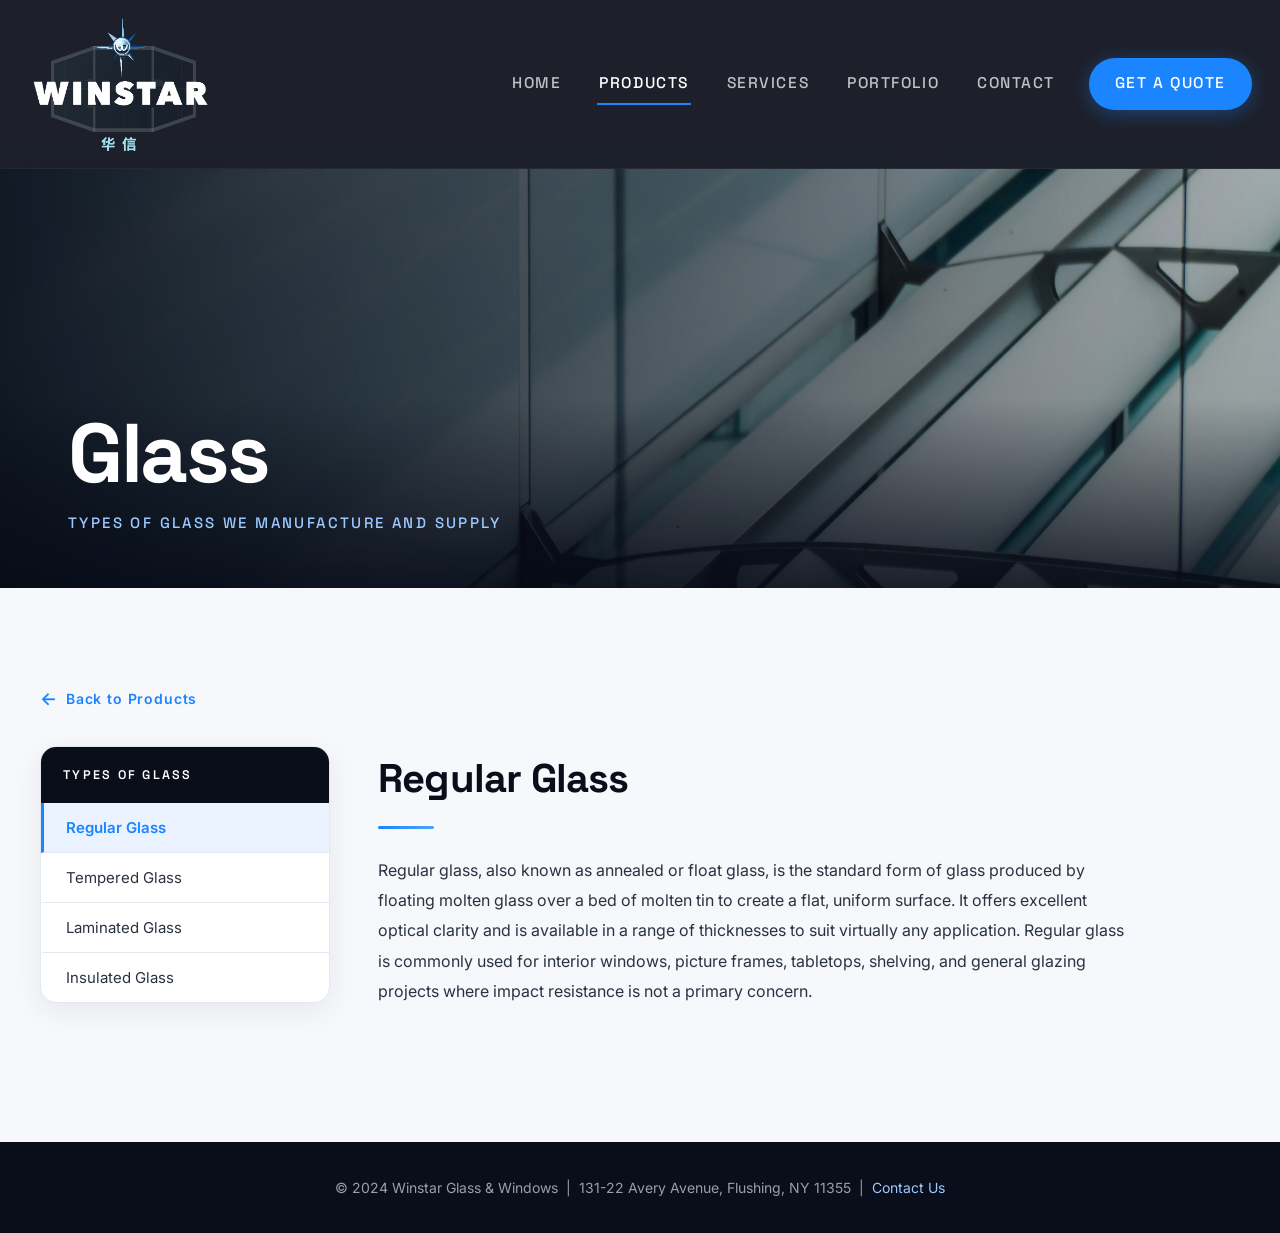
<file: products-glass.html>
<!DOCTYPE html>
<html lang="en">
<head>
  <meta charset="UTF-8">
  <meta name="viewport" content="width=device-width, initial-scale=1.0">
  <title>Winstar Glass &amp; Hardware – Glass Products</title>
  <link rel="icon" type="image/svg+xml" href="favicon.svg?v=3">
  <link rel="preconnect" href="https://fonts.googleapis.com">
  <link rel="preconnect" href="https://fonts.gstatic.com" crossorigin>
  <link rel="stylesheet" href="styles.css?v=20">
  <style>
    .back-link {
      display: inline-flex;
      align-items: center;
      gap: 8px;
      color: var(--blue);
      font-size: 14px;
      font-weight: 600;
      letter-spacing: 0.06em;
      text-decoration: none;
      margin-bottom: 32px;
      transition: color 0.2s;
    }
    .back-link:hover { color: var(--navy); }
    .back-link::before { content: '←'; font-size: 18px; }
  </style>
</head>
<body class="has-banner">

  <header>
    <div class="header-inner">
      <div class="header-brand">
        <a href="index.html">
          <img src="winstar-logo3.png" alt="Winstar Glass &amp; Hardware" class="header-logo">
        </a>
      </div>
      <nav class="global-nav">
        <input type="checkbox" id="nav-toggle" class="nav-toggle" aria-hidden="true">
        <label for="nav-toggle" class="nav-toggle-label" aria-label="Toggle menu">
          <span></span><span></span><span></span>
        </label>
        <ul>
          <li><a href="index.html">Home</a></li>
          <li><a href="products.html" class="active">Products</a></li>
          <li><a href="services.html">Services</a></li>
          <li><a href="portfolio.html">Portfolio</a></li>
          <li><a href="contact.html">Contact</a></li>
          <li><a href="get-quote.html" class="nav-cta">Get a Quote</a></li>
        </ul>
      </nav>
    </div>
  </header>

  <div class="page-content">
    <div class="page-banner">
      <div class="page-banner-bg" data-parallax="0.2" style="background-image: url('glass.jpg');"></div>
      <div class="page-banner-overlay"></div>
      <div class="page-banner-content">
        <h1>Glass</h1>
        <p>Types of glass we manufacture and supply</p>
      </div>
    </div>

    <section class="section">
      <div class="section-inner">
        <a href="products.html" class="back-link">Back to Products</a>

        <div class="catalog-layout">
          <aside class="catalog-sidebar">
            <div class="catalog-sidebar-title">Types of Glass</div>
            <nav class="catalog-nav">
              <button data-target="regular-glass">Regular Glass</button>
              <button data-target="tempered-glass">Tempered Glass</button>
              <button data-target="laminated-glass">Laminated Glass</button>
              <button data-target="insulated-glass">Insulated Glass</button>
            </nav>
          </aside>

          <div class="catalog-content">
            <article class="catalog-panel" id="regular-glass">
              <h2>Regular Glass</h2>
              <div class="divider"></div>
              <p>Regular glass, also known as annealed or float glass, is the standard form of glass produced by floating molten glass over a bed of molten tin to create a flat, uniform surface. It offers excellent optical clarity and is available in a range of thicknesses to suit virtually any application. Regular glass is commonly used for interior windows, picture frames, tabletops, shelving, and general glazing projects where impact resistance is not a primary concern.</p>
            </article>

            <article class="catalog-panel" id="tempered-glass">
              <h2>Tempered Glass</h2>
              <div class="divider"></div>
              <p>Tempered glass is a safety glass that has been processed through extreme heating and rapid cooling, making it four to five times stronger than standard glass. When it does break, it shatters into small, rounded fragments rather than sharp shards, greatly reducing the risk of injury. This makes tempered glass the preferred choice for shower enclosures, glass doors, storefronts, railings, and any application where safety and durability are essential. Tempered glass meets ANSI Z97.1 and CPSC 16 CFR 1201 safety glazing requirements.</p>
            </article>

            <article class="catalog-panel" id="laminated-glass">
              <h2>Laminated Glass</h2>
              <div class="divider"></div>
              <p>Laminated glass is constructed from two or more layers of glass bonded together with an interlayer — typically polyvinyl butyral (PVB) or ethylene vinyl acetate (EVA). When broken, the interlayer holds the glass in place, preventing it from shattering into loose pieces. In addition to safety, laminated glass offers significant benefits for UV protection (blocking up to 99% of UV rays), sound reduction, and security. It is widely used in skylights, overhead glazing, hurricane-resistant windows, storefronts, and anywhere that a combination of safety, security, and sound control is desired.</p>
            </article>

            <article class="catalog-panel" id="insulated-glass">
              <h2>Insulated Glass</h2>
              <div class="divider"></div>
              <p>Insulated glass, commonly referred to as double-pane or IG (insulating glass) units, consists of two or more glass panes sealed together with a spacer and a hermetically sealed air or inert gas (such as argon or krypton) fill between the panes. This construction significantly reduces heat transfer, improving a building's energy efficiency and lowering heating and cooling costs. Insulated glass also helps reduce condensation on interior surfaces and minimizes outside noise. It is the standard choice for residential and commercial windows and doors where thermal performance and energy savings are a priority.</p>
            </article>
          </div>
        </div>
      </div>
    </section>

    <footer>
      <p>&copy; 2024 Winstar Glass &amp; Windows &nbsp;|&nbsp; 131-22 Avery Avenue, Flushing, NY 11355 &nbsp;|&nbsp; <a href="contact.html">Contact Us</a></p>
    </footer>
  </div>

  <script>
    const buttons = [...document.querySelectorAll('.catalog-nav button')];
    const panels  = [...document.querySelectorAll('.catalog-panel')];

    function activate(id) {
      buttons.forEach(b => b.classList.toggle('active', b.dataset.target === id));
      panels.forEach(p => p.classList.toggle('active', p.id === id));
    }
    function fromHash() {
      const id = location.hash.slice(1);
      activate(panels.some(p => p.id === id) ? id : buttons[0].dataset.target);
    }
    buttons.forEach(b => b.addEventListener('click', () => {
      history.replaceState(null, '', '#' + b.dataset.target);
      activate(b.dataset.target);
    }));
    window.addEventListener('hashchange', fromHash);
    fromHash();
  </script>
  <script src="main.js?v=13"></script>
</body>
</html>
</file>
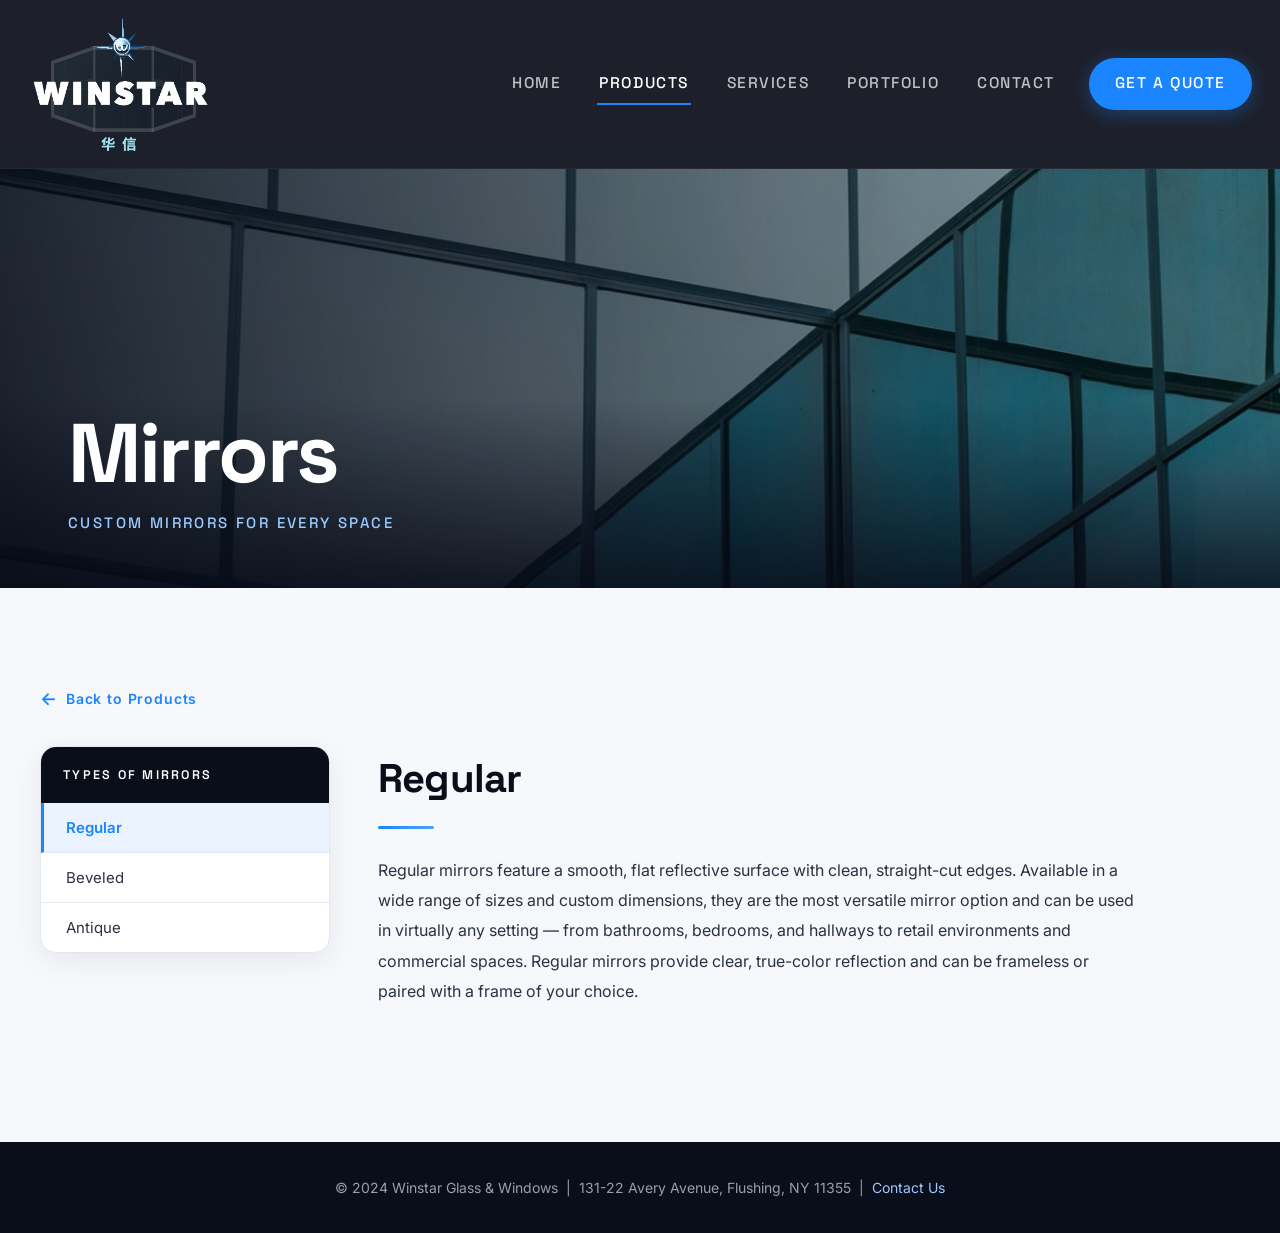
<file: products-mirrors.html>
<!DOCTYPE html>
<html lang="en">
<head>
  <meta charset="UTF-8">
  <meta name="viewport" content="width=device-width, initial-scale=1.0">
  <title>Winstar Glass &amp; Hardware – Mirror Products</title>
  <link rel="icon" type="image/svg+xml" href="favicon.svg?v=3">
  <link rel="preconnect" href="https://fonts.googleapis.com">
  <link rel="preconnect" href="https://fonts.gstatic.com" crossorigin>
  <link rel="stylesheet" href="styles.css?v=20">
  <style>
    .back-link {
      display: inline-flex;
      align-items: center;
      gap: 8px;
      color: var(--blue);
      font-size: 14px;
      font-weight: 600;
      letter-spacing: 0.06em;
      text-decoration: none;
      margin-bottom: 32px;
      transition: color 0.2s;
    }
    .back-link:hover { color: var(--navy); }
    .back-link::before { content: '←'; font-size: 18px; }
  </style>
</head>
<body class="has-banner">

  <header>
    <div class="header-inner">
      <div class="header-brand">
        <a href="index.html">
          <img src="winstar-logo3.png" alt="Winstar Glass &amp; Hardware" class="header-logo">
        </a>
      </div>
      <nav class="global-nav">
        <input type="checkbox" id="nav-toggle" class="nav-toggle" aria-hidden="true">
        <label for="nav-toggle" class="nav-toggle-label" aria-label="Toggle menu">
          <span></span><span></span><span></span>
        </label>
        <ul>
          <li><a href="index.html">Home</a></li>
          <li><a href="products.html" class="active">Products</a></li>
          <li><a href="services.html">Services</a></li>
          <li><a href="portfolio.html">Portfolio</a></li>
          <li><a href="contact.html">Contact</a></li>
          <li><a href="get-quote.html" class="nav-cta">Get a Quote</a></li>
        </ul>
      </nav>
    </div>
  </header>

  <div class="page-content">
    <div class="page-banner">
      <div class="page-banner-bg" data-parallax="0.2" style="background-image: url('mirror.jpg');"></div>
      <div class="page-banner-overlay"></div>
      <div class="page-banner-content">
        <h1>Mirrors</h1>
        <p>Custom mirrors for every space</p>
      </div>
    </div>

    <section class="section">
      <div class="section-inner">
        <a href="products.html" class="back-link">Back to Products</a>

        <div class="catalog-layout">
          <aside class="catalog-sidebar">
            <div class="catalog-sidebar-title">Types of Mirrors</div>
            <nav class="catalog-nav">
              <button data-target="regular">Regular</button>
              <button data-target="beveled">Beveled</button>
              <button data-target="antique">Antique</button>
            </nav>
          </aside>

          <div class="catalog-content">
            <article class="catalog-panel" id="regular">
              <h2>Regular</h2>
              <div class="divider"></div>
              <p>Regular mirrors feature a smooth, flat reflective surface with clean, straight-cut edges. Available in a wide range of sizes and custom dimensions, they are the most versatile mirror option and can be used in virtually any setting — from bathrooms, bedrooms, and hallways to retail environments and commercial spaces. Regular mirrors provide clear, true-color reflection and can be frameless or paired with a frame of your choice.</p>
            </article>

            <article class="catalog-panel" id="beveled">
              <h2>Beveled</h2>
              <div class="divider"></div>
              <p>Beveled mirrors are distinguished by their angled, polished edges, which create a decorative border around the perimeter of the mirror. The bevel refracts light and adds a prismatic, elegant effect that enhances the appearance of any room. Available in a range of bevel widths, beveled mirrors are a popular choice for bathrooms, dressing rooms, entryways, and decorative wall installations where a refined, finished look is desired.</p>
            </article>

            <article class="catalog-panel" id="antique">
              <h2>Antique</h2>
              <div class="divider"></div>
              <p>Antique mirrors feature a deliberately aged or distressed reflective surface that gives the glass a warm, vintage character. The subtle imperfections and tonal variation in the reflective coating evoke a sense of history and craftsmanship, making antique mirrors a striking decorative element in both classic and contemporary interiors. They are widely used as accent pieces, feature walls, cabinet inserts, and in high-end residential and hospitality design.</p>
            </article>
          </div>
        </div>
      </div>
    </section>

    <footer>
      <p>&copy; 2024 Winstar Glass &amp; Windows &nbsp;|&nbsp; 131-22 Avery Avenue, Flushing, NY 11355 &nbsp;|&nbsp; <a href="contact.html">Contact Us</a></p>
    </footer>
  </div>

  <script>
    const buttons = [...document.querySelectorAll('.catalog-nav button')];
    const panels  = [...document.querySelectorAll('.catalog-panel')];

    function activate(id) {
      buttons.forEach(b => b.classList.toggle('active', b.dataset.target === id));
      panels.forEach(p => p.classList.toggle('active', p.id === id));
    }
    function fromHash() {
      const id = location.hash.slice(1);
      activate(panels.some(p => p.id === id) ? id : buttons[0].dataset.target);
    }
    buttons.forEach(b => b.addEventListener('click', () => {
      history.replaceState(null, '', '#' + b.dataset.target);
      activate(b.dataset.target);
    }));
    window.addEventListener('hashchange', fromHash);
    fromHash();
  </script>
  <script src="main.js?v=13"></script>
</body>
</html>
</file>
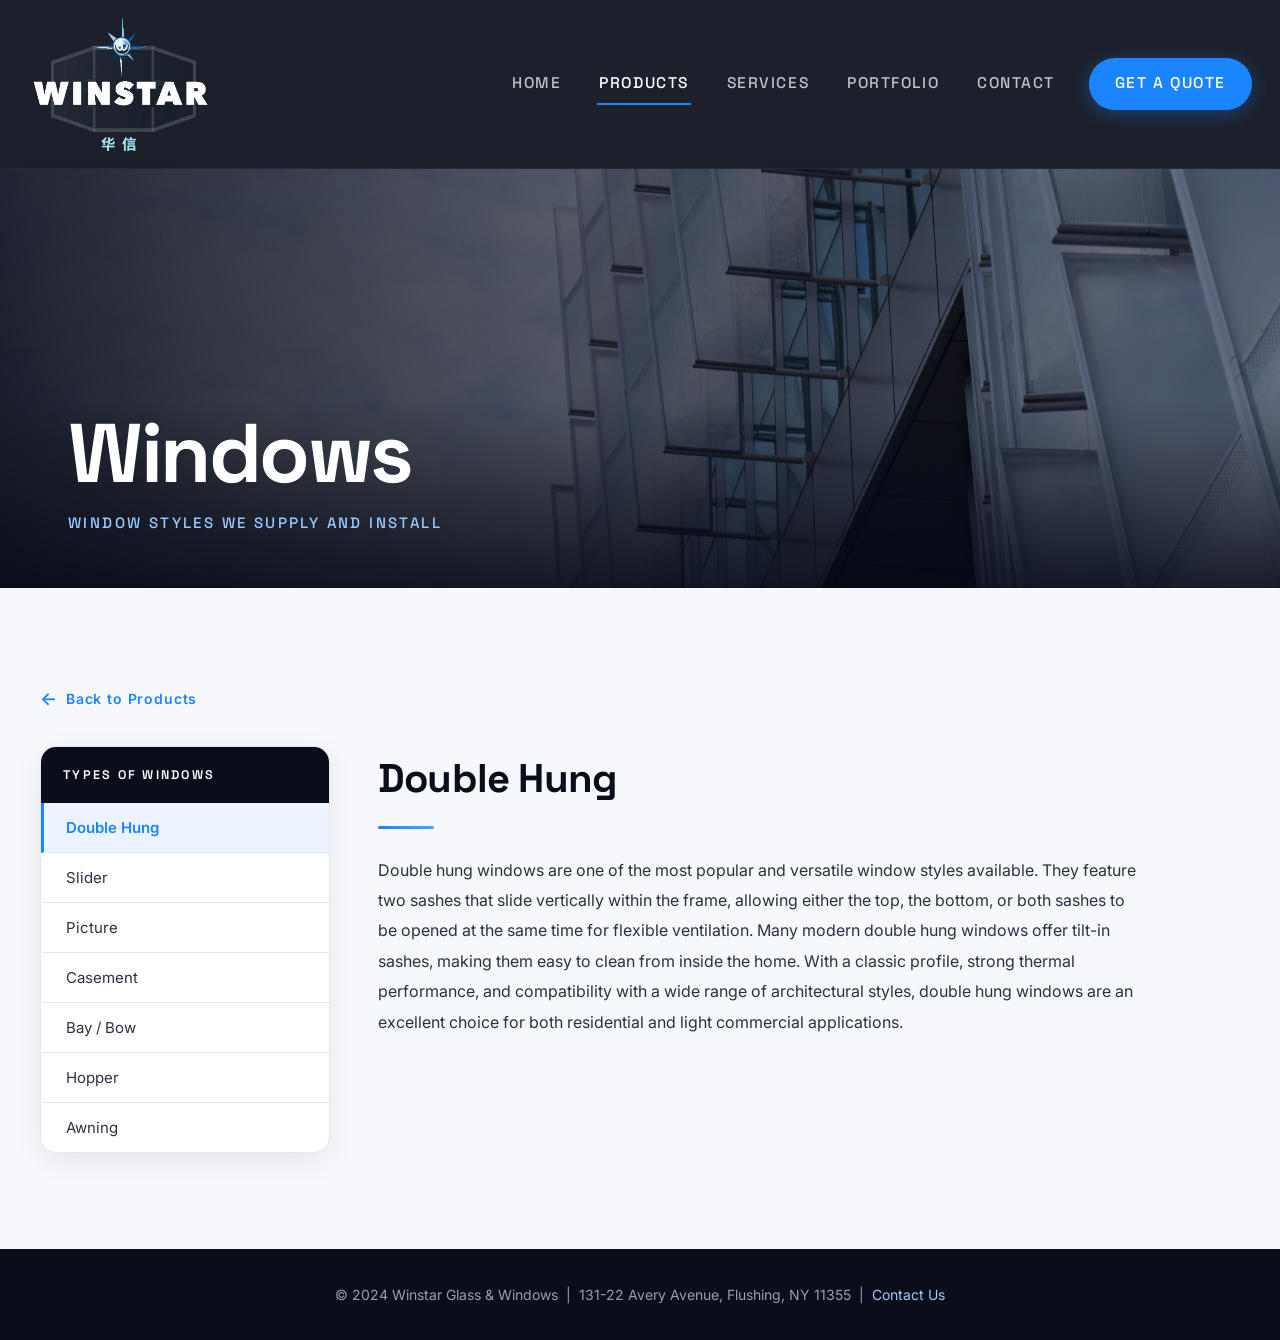
<file: products-windows.html>
<!DOCTYPE html>
<html lang="en">
<head>
  <meta charset="UTF-8">
  <meta name="viewport" content="width=device-width, initial-scale=1.0">
  <title>Winstar Glass &amp; Hardware – Window Products</title>
  <link rel="icon" type="image/svg+xml" href="favicon.svg?v=3">
  <link rel="preconnect" href="https://fonts.googleapis.com">
  <link rel="preconnect" href="https://fonts.gstatic.com" crossorigin>
  <link rel="stylesheet" href="styles.css?v=20">
  <style>
    .back-link {
      display: inline-flex;
      align-items: center;
      gap: 8px;
      color: var(--blue);
      font-size: 14px;
      font-weight: 600;
      letter-spacing: 0.06em;
      text-decoration: none;
      margin-bottom: 32px;
      transition: color 0.2s;
    }
    .back-link:hover { color: var(--navy); }
    .back-link::before { content: '←'; font-size: 18px; }
  </style>
</head>
<body class="has-banner">

  <header>
    <div class="header-inner">
      <div class="header-brand">
        <a href="index.html">
          <img src="winstar-logo3.png" alt="Winstar Glass &amp; Hardware" class="header-logo">
        </a>
      </div>
      <nav class="global-nav">
        <input type="checkbox" id="nav-toggle" class="nav-toggle" aria-hidden="true">
        <label for="nav-toggle" class="nav-toggle-label" aria-label="Toggle menu">
          <span></span><span></span><span></span>
        </label>
        <ul>
          <li><a href="index.html">Home</a></li>
          <li><a href="products.html" class="active">Products</a></li>
          <li><a href="services.html">Services</a></li>
          <li><a href="portfolio.html">Portfolio</a></li>
          <li><a href="contact.html">Contact</a></li>
          <li><a href="get-quote.html" class="nav-cta">Get a Quote</a></li>
        </ul>
      </nav>
    </div>
  </header>

  <div class="page-content">
    <div class="page-banner">
      <div class="page-banner-bg" data-parallax="0.2" style="background-image: url('homebackground.jpg');"></div>
      <div class="page-banner-overlay"></div>
      <div class="page-banner-content">
        <h1>Windows</h1>
        <p>Window styles we supply and install</p>
      </div>
    </div>

    <section class="section">
      <div class="section-inner">
        <a href="products.html" class="back-link">Back to Products</a>

        <div class="catalog-layout">
          <aside class="catalog-sidebar">
            <div class="catalog-sidebar-title">Types of Windows</div>
            <nav class="catalog-nav">
              <button data-target="double-hung">Double Hung</button>
              <button data-target="slider">Slider</button>
              <button data-target="picture">Picture</button>
              <button data-target="casement">Casement</button>
              <button data-target="bay-bow">Bay / Bow</button>
              <button data-target="hopper">Hopper</button>
              <button data-target="awning">Awning</button>
            </nav>
          </aside>

          <div class="catalog-content">
            <article class="catalog-panel" id="double-hung">
              <h2>Double Hung</h2>
              <div class="divider"></div>
              <p>Double hung windows are one of the most popular and versatile window styles available. They feature two sashes that slide vertically within the frame, allowing either the top, the bottom, or both sashes to be opened at the same time for flexible ventilation. Many modern double hung windows offer tilt-in sashes, making them easy to clean from inside the home. With a classic profile, strong thermal performance, and compatibility with a wide range of architectural styles, double hung windows are an excellent choice for both residential and light commercial applications.</p>
            </article>

            <article class="catalog-panel" id="slider">
              <h2>Slider</h2>
              <div class="divider"></div>
              <p>Slider windows operate by gliding horizontally along a track, offering smooth, effortless operation and wide, unobstructed views. Available in two-panel and three-panel configurations, sliders are ideal for spaces where a window that swings outward is not practical — such as above counters, walkways, or patios. Their low-profile design, easy operation, and minimal maintenance make them a practical and attractive option for bedrooms, living areas, and commercial spaces alike.</p>
            </article>

            <article class="catalog-panel" id="picture">
              <h2>Picture</h2>
              <div class="divider"></div>
              <p>Picture windows are fixed, non-operable windows designed to frame views, maximize natural light, and create a dramatic visual impact. Because they do not open, they form an airtight seal that delivers outstanding energy efficiency. Picture windows can be custom-sized and shaped to complement any architectural style, and they are frequently combined with operable windows on either side to balance light, views, and ventilation. They are commonly used in living rooms, great rooms, and commercial facades.</p>
            </article>

            <article class="catalog-panel" id="casement">
              <h2>Casement</h2>
              <div class="divider"></div>
              <p>Casement windows are hinged on one side and swing open outward with a crank mechanism, allowing the full window opening to be used for ventilation. When closed, the sash presses tightly against the frame to create one of the most energy-efficient seals available in any window style. Casement windows are well-suited for locations that are hard to reach — such as over a kitchen sink or countertop — and their clean-lined look works with both modern and traditional architecture.</p>
            </article>

            <article class="catalog-panel" id="bay-bow">
              <h2>Bay / Bow</h2>
              <div class="divider"></div>
              <p>Bay and bow windows project outward from the exterior wall to create a sense of expanded interior space and bring in light from multiple angles. A bay window typically consists of three panels — a large center picture window flanked by two angled side windows — and adds strong architectural character to a façade. A bow window uses four or more panels arranged in a gentle curve for a softer, more sweeping look. Both styles are ideal for living rooms, dining rooms, and bedrooms where added space, light, and visual interest are desired.</p>
            </article>

            <article class="catalog-panel" id="hopper">
              <h2>Hopper</h2>
              <div class="divider"></div>
              <p>Hopper windows are hinged at the bottom and tilt inward from the top to allow ventilation. Their compact, space-saving design makes them especially well-suited for basements, bathrooms, utility rooms, and other areas where wall space is limited. When closed, hopper windows form a tight seal for good energy efficiency and weather resistance. They are often paired with larger fixed or operable windows to provide ventilation in otherwise difficult-to-access spaces.</p>
            </article>

            <article class="catalog-panel" id="awning">
              <h2>Awning</h2>
              <div class="divider"></div>
              <p>Awning windows are hinged at the top and swing outward from the bottom, creating an "awning" effect that directs rainwater away from the opening. This design allows awning windows to remain open during light rain, providing continuous fresh air without letting moisture in. They are commonly installed above other windows, in bathrooms, kitchens, and high on walls where both ventilation and privacy are important. Their outward-opening design also creates a tight seal when closed, contributing to strong energy performance.</p>
            </article>
          </div>
        </div>
      </div>
    </section>

    <footer>
      <p>&copy; 2024 Winstar Glass &amp; Windows &nbsp;|&nbsp; 131-22 Avery Avenue, Flushing, NY 11355 &nbsp;|&nbsp; <a href="contact.html">Contact Us</a></p>
    </footer>
  </div>

  <script>
    const buttons = [...document.querySelectorAll('.catalog-nav button')];
    const panels  = [...document.querySelectorAll('.catalog-panel')];

    function activate(id) {
      buttons.forEach(b => b.classList.toggle('active', b.dataset.target === id));
      panels.forEach(p => p.classList.toggle('active', p.id === id));
    }
    function fromHash() {
      const id = location.hash.slice(1);
      activate(panels.some(p => p.id === id) ? id : buttons[0].dataset.target);
    }
    buttons.forEach(b => b.addEventListener('click', () => {
      history.replaceState(null, '', '#' + b.dataset.target);
      activate(b.dataset.target);
    }));
    window.addEventListener('hashchange', fromHash);
    fromHash();
  </script>
  <script src="main.js?v=13"></script>
</body>
</html>
</file>
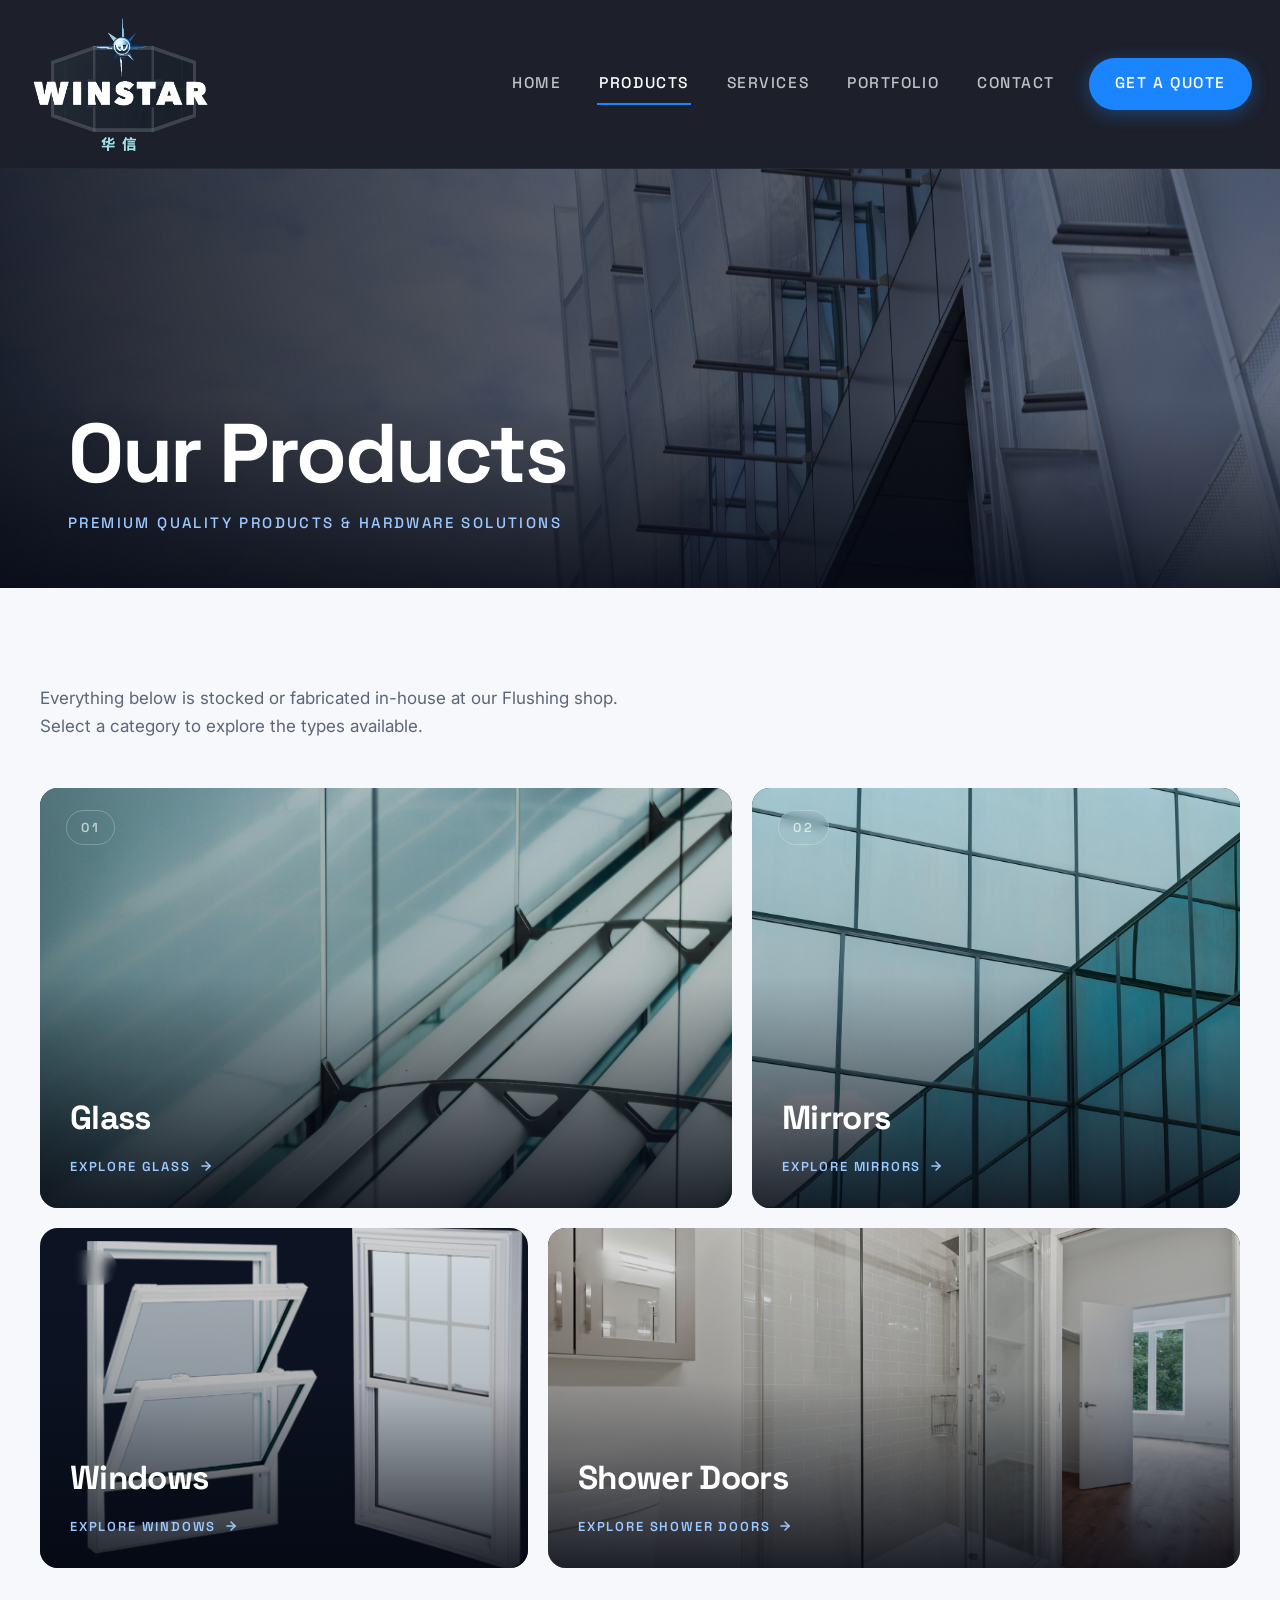
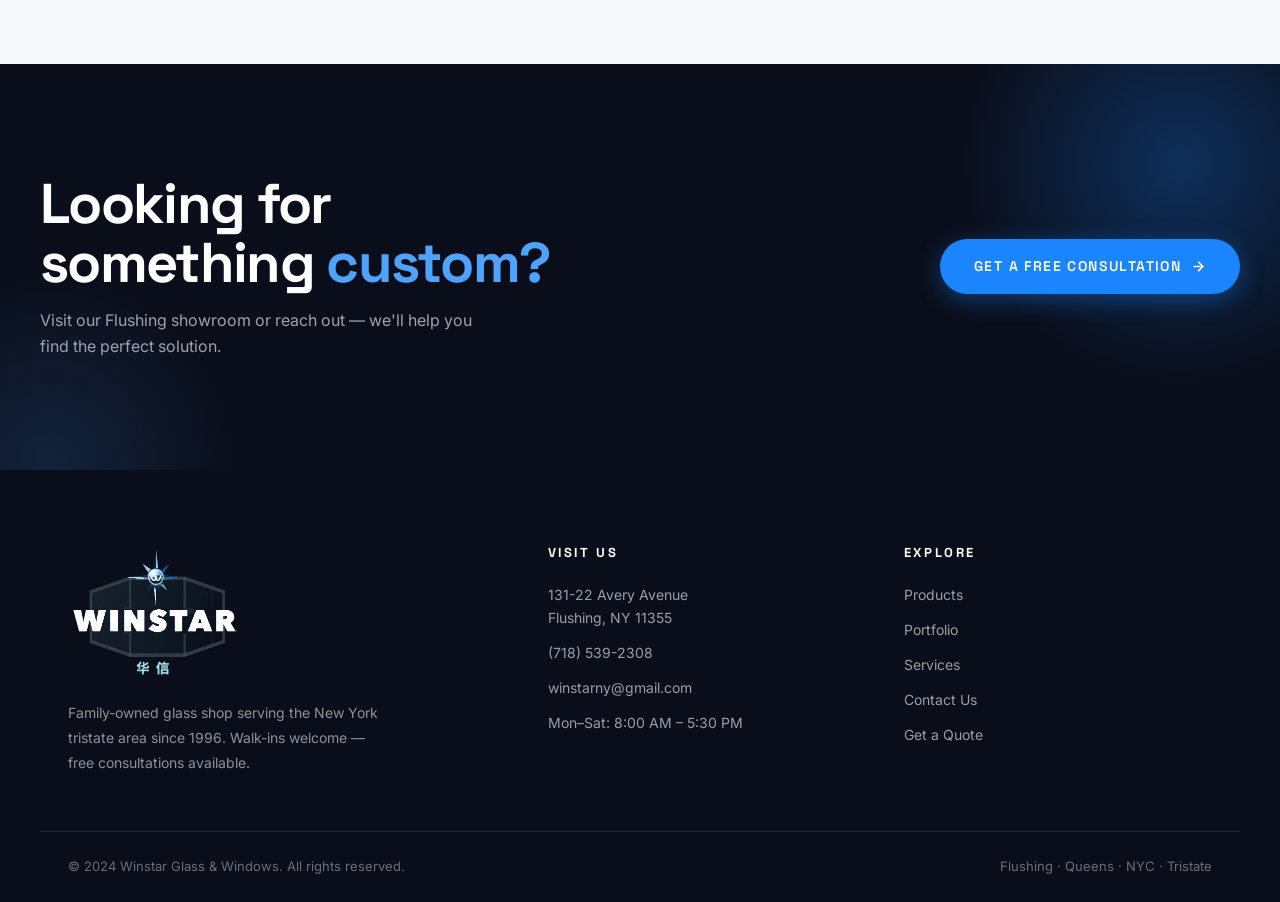
<file: products.html>
<!DOCTYPE html>
<html lang="en">
<head>
  <meta charset="UTF-8">
  <meta name="viewport" content="width=device-width, initial-scale=1.0">
  <title>Winstar Glass &amp; Hardware – Products</title>
  <link rel="icon" type="image/svg+xml" href="favicon.svg?v=3">
  <link rel="preconnect" href="https://fonts.googleapis.com">
  <link rel="preconnect" href="https://fonts.gstatic.com" crossorigin>
  <link rel="stylesheet" href="styles.css?v=20">
</head>
<body class="has-banner">

  <!-- ===== HEADER ===== -->
  <header>
    <div class="header-inner">
      <div class="header-brand">
        <a href="index.html">
          <img src="winstar-logo3.png" alt="Winstar Glass &amp; Hardware" class="header-logo">
        </a>
      </div>
      <nav class="global-nav">
        <input type="checkbox" id="nav-toggle" class="nav-toggle" aria-hidden="true">
        <label for="nav-toggle" class="nav-toggle-label" aria-label="Toggle menu">
          <span></span><span></span><span></span>
        </label>
        <ul>
          <li><a href="index.html">Home</a></li>
          <li><a href="products.html" class="active">Products</a></li>
          <li><a href="services.html">Services</a></li>
          <li><a href="portfolio.html">Portfolio</a></li>
          <li><a href="contact.html">Contact</a></li>
          <li><a href="get-quote.html" class="nav-cta">Get a Quote</a></li>
        </ul>
      </nav>
    </div>
  </header>

  <div class="page-content">

    <!-- ===== PAGE BANNER ===== -->
    <div class="page-banner">
      <div class="page-banner-bg" data-parallax="0.2" style="background-image: url('homebackground.jpg');"></div>
      <div class="page-banner-overlay"></div>
      <div class="page-banner-content">
        <h1>Our Products</h1>
        <p>Premium quality products &amp; hardware solutions</p>
      </div>
    </div>

    <!-- ===== PRODUCTS GRID ===== -->
    <section class="section">
      <div class="section-inner">
        <p class="sec-intro" data-reveal>Everything below is stocked or fabricated in-house at our Flushing shop. Select a category to explore the types available.</p>

                <div class="showcase-grid">
          <a class="showcase-card wide tall" href="products-glass.html" data-reveal>
            <img src="glass.jpg" alt="Glass" loading="lazy">
            <span class="showcase-num">01</span>
            <div class="showcase-body">
              <h3>Glass</h3>
              <span class="showcase-link">
                Explore Glass
                <svg viewBox="0 0 24 24" fill="none" stroke="currentColor" stroke-width="2.5" stroke-linecap="round"><line x1="5" y1="12" x2="19" y2="12"></line><polyline points="12 5 19 12 12 19"></polyline></svg>
              </span>
            </div>
          </a>
          <a class="showcase-card narrow tall" href="products-mirrors.html" data-reveal style="--d: 0.12s;">
            <img src="mirror.jpg" alt="Mirrors" loading="lazy">
            <span class="showcase-num">02</span>
            <div class="showcase-body">
              <h3>Mirrors</h3>
              <span class="showcase-link">
                Explore Mirrors
                <svg viewBox="0 0 24 24" fill="none" stroke="currentColor" stroke-width="2.5" stroke-linecap="round"><line x1="5" y1="12" x2="19" y2="12"></line><polyline points="12 5 19 12 12 19"></polyline></svg>
              </span>
            </div>
          </a>
          <a class="showcase-card narrow" href="products-windows.html" data-reveal>
            <img src="windowproduct.png" alt="Windows" loading="lazy">
            <span class="showcase-num">03</span>
            <div class="showcase-body">
              <h3>Windows</h3>
              <span class="showcase-link">
                Explore Windows
                <svg viewBox="0 0 24 24" fill="none" stroke="currentColor" stroke-width="2.5" stroke-linecap="round"><line x1="5" y1="12" x2="19" y2="12"></line><polyline points="12 5 19 12 12 19"></polyline></svg>
              </span>
            </div>
          </a>
          <a class="showcase-card wide" href="products-showerdoors.html" data-reveal style="--d: 0.12s;">
            <img src="showerdoor.jpg" alt="Shower Doors" loading="lazy">
            <span class="showcase-num">04</span>
            <div class="showcase-body">
              <h3>Shower Doors</h3>
              <span class="showcase-link">
                Explore Shower Doors
                <svg viewBox="0 0 24 24" fill="none" stroke="currentColor" stroke-width="2.5" stroke-linecap="round"><line x1="5" y1="12" x2="19" y2="12"></line><polyline points="12 5 19 12 12 19"></polyline></svg>
              </span>
            </div>
          </a>
        </div>
      </div>
    </section>

    <!-- ===== CTA ===== -->
    <section class="cta-band">
      <div class="cta-inner">
        <div data-reveal>
          <h2>Looking for<br>something <em>custom?</em></h2>
          <p>Visit our Flushing showroom or reach out — we'll help you find the perfect solution.</p>
        </div>
        <div data-reveal style="--d: 0.15s;">
          <a href="get-quote.html" class="btn btn-primary">
            Get a Free Consultation
            <svg viewBox="0 0 24 24" fill="none" stroke="currentColor" stroke-width="2.5" stroke-linecap="round" stroke-linejoin="round"><line x1="5" y1="12" x2="19" y2="12"></line><polyline points="12 5 19 12 12 19"></polyline></svg>
          </a>
        </div>
      </div>
    </section>

    <!-- ===== FOOTER ===== -->
    <footer>
      <div class="footer-main">
        <div class="footer-brand">
          <img src="winstar-logo3.png" alt="Winstar Glass &amp; Hardware">
          <p>Family-owned glass shop serving the New York tristate area since 1996. Walk-ins welcome — free consultations available.</p>
        </div>
        <div class="footer-col">
          <h4>Visit Us</h4>
          <ul>
            <li>131-22 Avery Avenue<br>Flushing, NY 11355</li>
            <li><a href="tel:+17185392308">(718) 539-2308</a></li>
            <li><a href="mailto:winstarny@gmail.com">winstarny@gmail.com</a></li>
            <li>Mon–Sat: 8:00 AM – 5:30 PM</li>
          </ul>
        </div>
        <div class="footer-col">
          <h4>Explore</h4>
          <ul>
            <li><a href="products.html">Products</a></li>
            <li><a href="portfolio.html">Portfolio</a></li>
            <li><a href="services.html">Services</a></li>
            <li><a href="contact.html">Contact Us</a></li>
            <li><a href="get-quote.html">Get a Quote</a></li>
          </ul>
        </div>
      </div>
      <div class="footer-bottom">
        <span>&copy; 2024 Winstar Glass &amp; Windows. All rights reserved.</span>
        <span>Flushing · Queens · NYC · Tristate</span>
      </div>
    </footer>
  </div>

  <script src="main.js?v=13"></script>
</body>
</html>
</file>
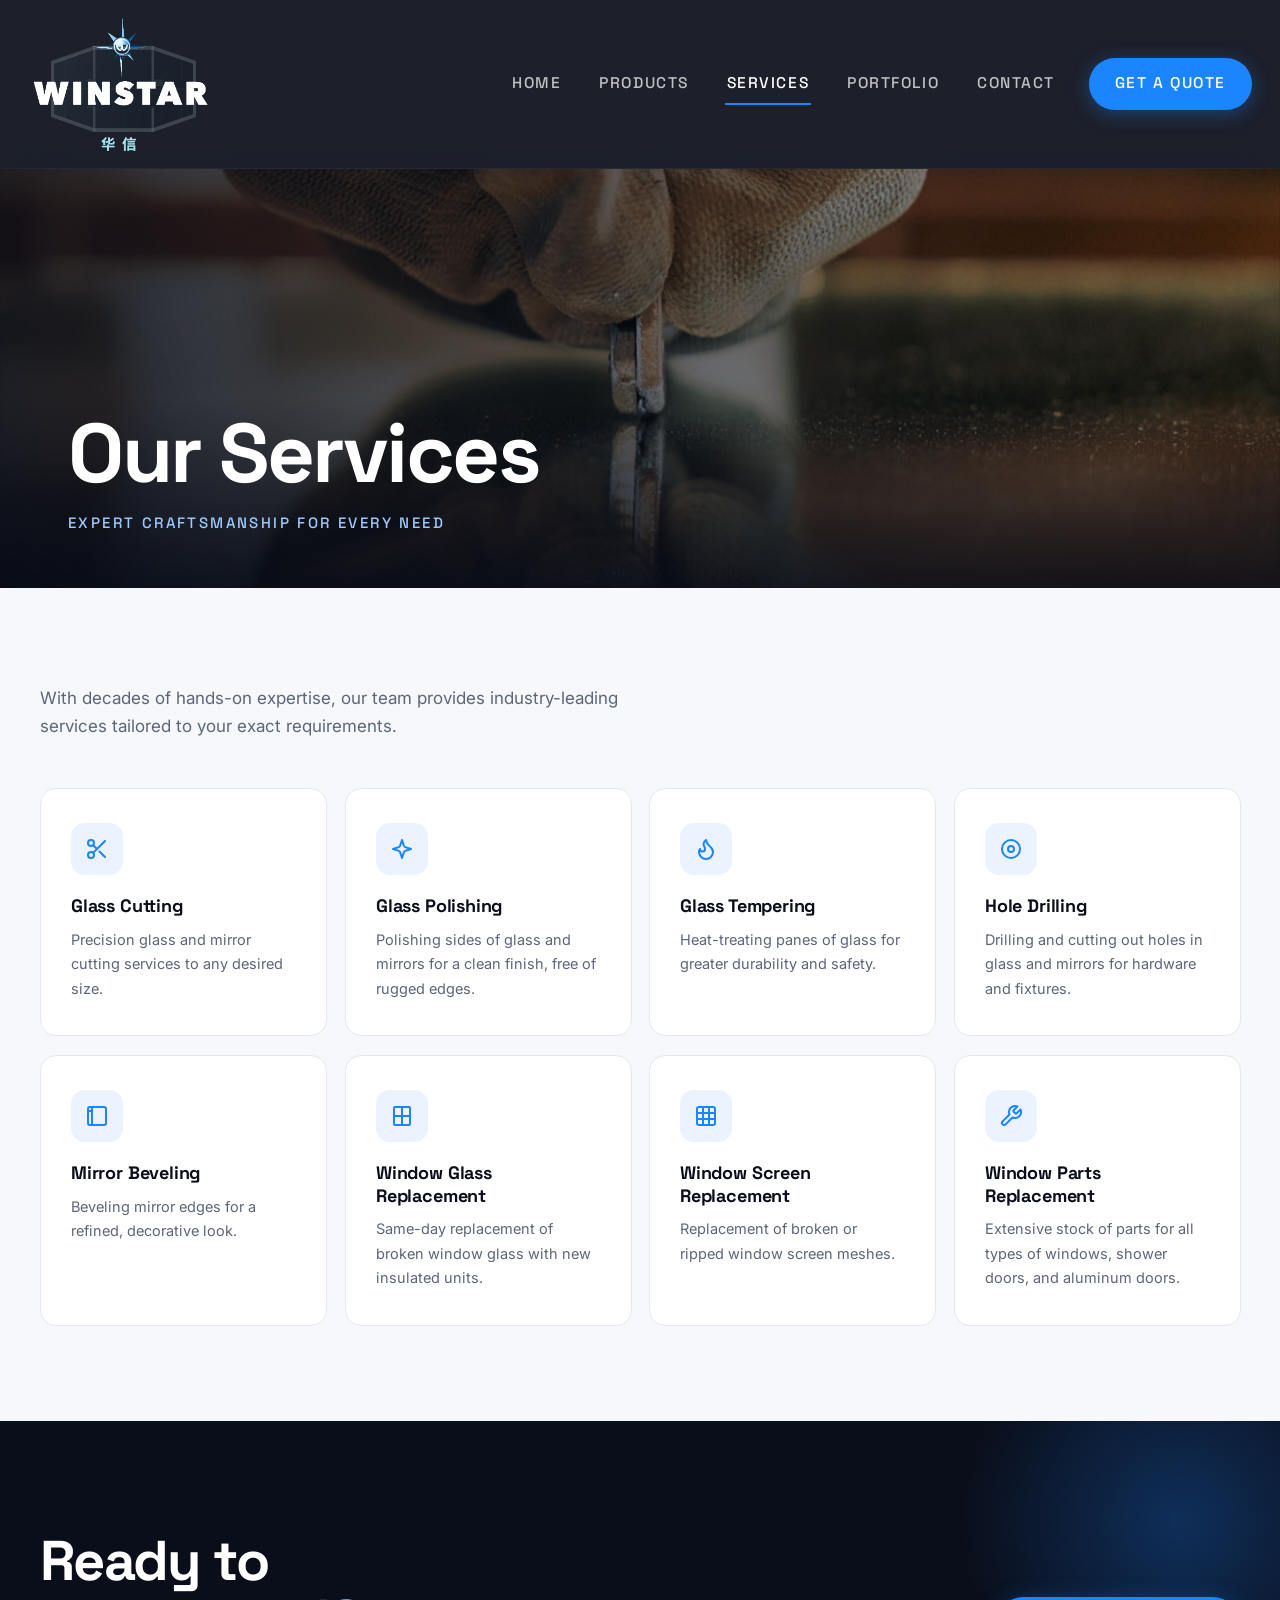
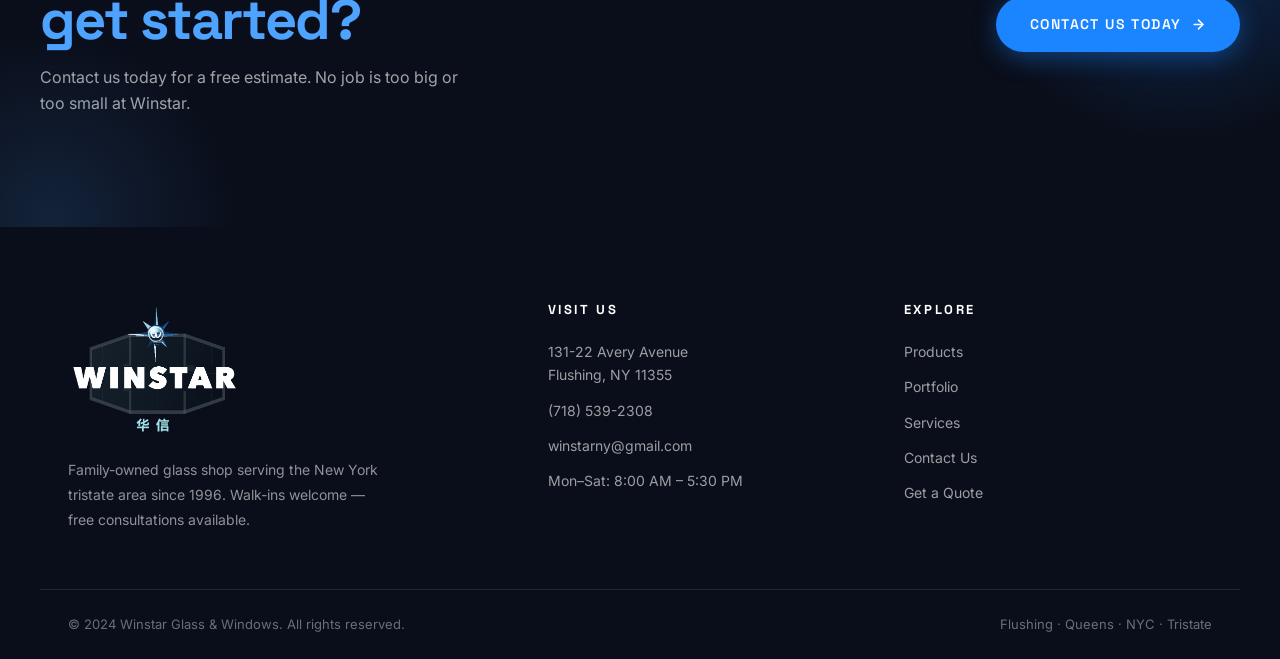
<file: services.html>
<!DOCTYPE html>
<html lang="en">
<head>
  <meta charset="UTF-8">
  <meta name="viewport" content="width=device-width, initial-scale=1.0">
  <title>Winstar Glass &amp; Hardware – Services</title>
  <link rel="icon" type="image/svg+xml" href="favicon.svg?v=3">
  <link rel="preconnect" href="https://fonts.googleapis.com">
  <link rel="preconnect" href="https://fonts.gstatic.com" crossorigin>
  <link rel="stylesheet" href="styles.css?v=20">
</head>
<body class="has-banner">

  <!-- ===== HEADER ===== -->
  <header>
    <div class="header-inner">
      <div class="header-brand">
        <a href="index.html">
          <img src="winstar-logo3.png" alt="Winstar Glass &amp; Hardware" class="header-logo">
        </a>
      </div>
      <nav class="global-nav">
        <input type="checkbox" id="nav-toggle" class="nav-toggle" aria-hidden="true">
        <label for="nav-toggle" class="nav-toggle-label" aria-label="Toggle menu">
          <span></span><span></span><span></span>
        </label>
        <ul>
          <li><a href="index.html">Home</a></li>
          <li><a href="products.html">Products</a></li>
          <li><a href="services.html" class="active">Services</a></li>
          <li><a href="portfolio.html">Portfolio</a></li>
          <li><a href="contact.html">Contact</a></li>
          <li><a href="get-quote.html" class="nav-cta">Get a Quote</a></li>
        </ul>
      </nav>
    </div>
  </header>

  <div class="page-content">

    <!-- ===== PAGE BANNER ===== -->
    <div class="page-banner">
      <div class="page-banner-bg" data-parallax="0.2" style="background-image: url('glasservices.jpg');"></div>
      <div class="page-banner-overlay"></div>
      <div class="page-banner-content">
        <h1>Our Services</h1>
        <p>Expert craftsmanship for every need</p>
      </div>
    </div>

    <!-- ===== SERVICES GRID ===== -->
    <section class="section">
      <div class="section-inner">
        <p class="sec-intro" data-reveal>With decades of hands-on expertise, our team provides industry-leading services tailored to your exact requirements.</p>

                <div class="services-tile-grid" data-reveal-stagger="0.07">

          <div class="service-tile">
            <div class="service-tile-icon">
              <svg viewBox="0 0 24 24" stroke-width="2" stroke-linecap="round" stroke-linejoin="round"><circle cx="6" cy="6" r="3"></circle><circle cx="6" cy="18" r="3"></circle><line x1="20" y1="4" x2="8.12" y2="15.88"></line><line x1="14.47" y1="14.48" x2="20" y2="20"></line><line x1="8.12" y1="8.12" x2="12" y2="12"></line></svg>
            </div>
            <div class="service-tile-name">Glass Cutting</div>
            <p class="service-tile-desc">Precision glass and mirror cutting services to any desired size.</p>
          </div>

          <div class="service-tile">
            <div class="service-tile-icon">
              <svg viewBox="0 0 24 24" stroke-width="2" stroke-linecap="round" stroke-linejoin="round"><path d="M12 3l1.9 5.8a2 2 0 0 0 1.3 1.3L21 12l-5.8 1.9a2 2 0 0 0-1.3 1.3L12 21l-1.9-5.8a2 2 0 0 0-1.3-1.3L3 12l5.8-1.9a2 2 0 0 0 1.3-1.3z"></path></svg>
            </div>
            <div class="service-tile-name">Glass Polishing</div>
            <p class="service-tile-desc">Polishing sides of glass and mirrors for a clean finish, free of rugged edges.</p>
          </div>

          <div class="service-tile">
            <div class="service-tile-icon">
              <svg viewBox="0 0 24 24" stroke-width="2" stroke-linecap="round" stroke-linejoin="round"><path d="M8.5 14.5A2.5 2.5 0 0 0 11 12c0-1.38-.5-2-1-3-1.072-2.143-.224-4.054 2-6 .5 2.5 2 4.9 4 6.5 2 1.6 3 3.5 3 5.5a7 7 0 1 1-14 0c0-1.153.433-2.294 1-3a2.5 2.5 0 0 0 2.5 2.5z"></path></svg>
            </div>
            <div class="service-tile-name">Glass Tempering</div>
            <p class="service-tile-desc">Heat-treating panes of glass for greater durability and safety.</p>
          </div>

          <div class="service-tile">
            <div class="service-tile-icon">
              <svg viewBox="0 0 24 24" stroke-width="2" stroke-linecap="round" stroke-linejoin="round"><circle cx="12" cy="12" r="9"></circle><circle cx="12" cy="12" r="3"></circle></svg>
            </div>
            <div class="service-tile-name">Hole Drilling</div>
            <p class="service-tile-desc">Drilling and cutting out holes in glass and mirrors for hardware and fixtures.</p>
          </div>

          <div class="service-tile">
            <div class="service-tile-icon">
              <svg viewBox="0 0 24 24" stroke-width="2" stroke-linecap="round" stroke-linejoin="round"><rect x="3" y="3" width="18" height="18" rx="2"></rect><path d="M7 3v18"></path><path d="M3 7h4"></path></svg>
            </div>
            <div class="service-tile-name">Mirror Beveling</div>
            <p class="service-tile-desc">Beveling mirror edges for a refined, decorative look.</p>
          </div>

          <div class="service-tile">
            <div class="service-tile-icon">
              <svg viewBox="0 0 24 24" stroke-width="2" stroke-linecap="round" stroke-linejoin="round"><rect x="4" y="3" width="16" height="18" rx="1"></rect><line x1="4" y1="12" x2="20" y2="12"></line><line x1="12" y1="3" x2="12" y2="21"></line></svg>
            </div>
            <div class="service-tile-name">Window Glass Replacement</div>
            <p class="service-tile-desc">Same-day replacement of broken window glass with new insulated units.</p>
          </div>

          <div class="service-tile">
            <div class="service-tile-icon">
              <svg viewBox="0 0 24 24" stroke-width="2" stroke-linecap="round" stroke-linejoin="round"><rect x="3" y="3" width="18" height="18" rx="2"></rect><path d="M3 9h18M3 15h18M9 3v18M15 3v18"></path></svg>
            </div>
            <div class="service-tile-name">Window Screen Replacement</div>
            <p class="service-tile-desc">Replacement of broken or ripped window screen meshes.</p>
          </div>

          <div class="service-tile">
            <div class="service-tile-icon">
              <svg viewBox="0 0 24 24" stroke-width="2" stroke-linecap="round" stroke-linejoin="round"><path d="M14.7 6.3a1 1 0 0 0 0 1.4l1.6 1.6a1 1 0 0 0 1.4 0l3.77-3.77a6 6 0 0 1-7.94 7.94l-6.91 6.91a2.12 2.12 0 0 1-3-3l6.91-6.91a6 6 0 0 1 7.94-7.94l-3.76 3.76z"></path></svg>
            </div>
            <div class="service-tile-name">Window Parts Replacement</div>
            <p class="service-tile-desc">Extensive stock of parts for all types of windows, shower doors, and aluminum doors.</p>
          </div>

        </div>
      </div>
    </section>

    <!-- ===== CTA ===== -->
    <section class="cta-band">
      <div class="cta-inner">
        <div data-reveal>
          <h2>Ready to<br><em>get started?</em></h2>
          <p>Contact us today for a free estimate. No job is too big or too small at Winstar.</p>
        </div>
        <div data-reveal style="--d: 0.15s;">
          <a href="contact.html" class="btn btn-primary">
            Contact Us Today
            <svg viewBox="0 0 24 24" fill="none" stroke="currentColor" stroke-width="2.5" stroke-linecap="round" stroke-linejoin="round"><line x1="5" y1="12" x2="19" y2="12"></line><polyline points="12 5 19 12 12 19"></polyline></svg>
          </a>
        </div>
      </div>
    </section>

    <!-- ===== FOOTER ===== -->
    <footer>
      <div class="footer-main">
        <div class="footer-brand">
          <img src="winstar-logo3.png" alt="Winstar Glass &amp; Hardware">
          <p>Family-owned glass shop serving the New York tristate area since 1996. Walk-ins welcome — free consultations available.</p>
        </div>
        <div class="footer-col">
          <h4>Visit Us</h4>
          <ul>
            <li>131-22 Avery Avenue<br>Flushing, NY 11355</li>
            <li><a href="tel:+17185392308">(718) 539-2308</a></li>
            <li><a href="mailto:winstarny@gmail.com">winstarny@gmail.com</a></li>
            <li>Mon–Sat: 8:00 AM – 5:30 PM</li>
          </ul>
        </div>
        <div class="footer-col">
          <h4>Explore</h4>
          <ul>
            <li><a href="products.html">Products</a></li>
            <li><a href="portfolio.html">Portfolio</a></li>
            <li><a href="services.html">Services</a></li>
            <li><a href="contact.html">Contact Us</a></li>
            <li><a href="get-quote.html">Get a Quote</a></li>
          </ul>
        </div>
      </div>
      <div class="footer-bottom">
        <span>&copy; 2024 Winstar Glass &amp; Windows. All rights reserved.</span>
        <span>Flushing · Queens · NYC · Tristate</span>
      </div>
    </footer>
  </div>

  <script src="main.js?v=13"></script>
</body>
</html>
</file>
<file: styles.css>
/* ============================================================
   WINSTAR GLASS & HARDWARE — DESIGN SYSTEM v10
   Editorial, bold, glass-inspired.
   ============================================================ */

@import url('https://fonts.googleapis.com/css2?family=Space+Grotesk:wght@400;500;600;700&family=Inter:wght@400;500;600&display=swap');

/* ===== RESET & TOKENS ===== */
*, *::before, *::after { box-sizing: border-box; margin: 0; padding: 0; }

:root {
  /* new palette (old variable names kept for compatibility) */
  --ink:       #0A0E1A;
  --ink-2:     #0E1526;
  --ink-3:     #16203A;
  --navy:      #0A0E1A;
  --blue:      #1B84FF;
  --sky:       #4EA3FF;
  --light-sky: #9CC9FF;
  --pale:      #EAF3FF;
  --white:     #ffffff;
  --gray:      #F0F3F8;
  --paper:     #F6F8FB;
  --text:      #2A3242;
  --muted:     #5C6678;
  --gold:      #FFAA3B;
  --border:    #E2E7F0;

  --font-display: 'Space Grotesk', 'Segoe UI', system-ui, sans-serif;
  --font-body: 'Inter', 'Segoe UI', system-ui, sans-serif;

  --header-h: 168px;
  --ease-out: cubic-bezier(0.22, 1, 0.36, 1);
}

html { scroll-behavior: smooth; }

body {
  font-family: var(--font-body);
  color: var(--text);
  background: var(--paper);
  line-height: 1.65;
  -webkit-font-smoothing: antialiased;
}

a { text-decoration: none; color: inherit; }
img { display: block; max-width: 100%; }

h1, h2, h3, h4 { font-family: var(--font-display); color: var(--ink); }

::selection { background: var(--blue); color: #fff; }

/* ===== SCROLL PROGRESS (injected by main.js) ===== */
.scroll-progress {
  position: fixed;
  top: 0; left: 0;
  height: 3px;
  width: 0%;
  background: linear-gradient(90deg, var(--blue), var(--light-sky));
  z-index: 2000;
  pointer-events: none;
}

/* ===== HEADER ===== */
header {
  position: fixed;
  top: 0; left: 0; right: 0;
  z-index: 1000;
  background: rgba(10, 14, 26, 0.92);
  backdrop-filter: blur(16px) saturate(1.4);
  -webkit-backdrop-filter: blur(16px) saturate(1.4);
  border-bottom: 1px solid rgba(255, 255, 255, 0.08);
  transition: background 0.4s ease, box-shadow 0.4s ease;
}

header.scrolled {
  background: rgba(10, 14, 26, 0.92);
  box-shadow: 0 10px 40px rgba(4, 8, 20, 0.35);
}

.header-inner {
  max-width: 1320px;
  margin: 0 auto;
  padding: 0 28px;
  height: var(--header-h);
  display: flex;
  align-items: center;
  justify-content: space-between;
  gap: 24px;
}

.header-brand { flex-shrink: 0; display: flex; align-items: center; }

.header-logo {
  height: 150px;
  width: auto;
  display: block;
  transition: height 0.3s ease;
}

/* nav */
.global-nav { display: flex; align-items: center; }

.global-nav ul {
  list-style: none;
  display: flex;
  align-items: center;
  gap: 2px;
}

.global-nav ul li a {
  position: relative;
  display: block;
  padding: 12px 18px;
  font-family: var(--font-display);
  font-size: 15.5px;
  font-weight: 500;
  letter-spacing: 0.10em;
  color: rgba(255,255,255,0.72);
  text-transform: uppercase;
  transition: color 0.25s;
}

.global-nav ul li a::after {
  content: '';
  position: absolute;
  left: 16px; right: 16px; bottom: 4px;
  height: 2px;
  background: var(--blue);
  transform: scaleX(0);
  transform-origin: left;
  transition: transform 0.3s var(--ease-out);
}

.global-nav ul li a:hover,
.global-nav ul li a.active { color: #fff; }

.global-nav ul li a:hover::after,
.global-nav ul li a.active::after { transform: scaleX(1); }

/* nav CTA */
.global-nav ul li a.nav-cta {
  margin-left: 14px;
  padding: 13px 26px;
  background: var(--blue);
  color: #fff;
  border-radius: 100px;
  overflow: hidden;
  transition: background 0.25s, transform 0.25s, box-shadow 0.25s;
  box-shadow: 0 4px 18px rgba(27, 132, 255, 0.35);
}
.global-nav ul li a.nav-cta::after { display: none; }
.global-nav ul li a.nav-cta:hover {
  background: var(--sky);
  transform: translateY(-1px);
  box-shadow: 0 8px 26px rgba(27, 132, 255, 0.5);
}

/* hamburger */
.nav-toggle { display: none; }
.nav-toggle-label {
  display: none;
  cursor: pointer;
  flex-direction: column;
  justify-content: center;
  gap: 5px;
  padding: 12px;
}
.nav-toggle-label span {
  display: block;
  width: 24px; height: 2px;
  background: rgba(255, 255, 255, 0.88);
  border-radius: 2px;
  transition: transform 0.25s ease, opacity 0.2s ease;
}

/* ===== PAGE WRAPPER ===== */
.page-content { padding-top: 0; }
body.has-banner .page-content,
.page-content.pad-top { padding-top: var(--header-h); }

/* ===== SECTION COMMON ===== */
.section { padding: 96px 28px; }
.section-inner { max-width: 1200px; margin: 0 auto; }

/* legacy centered heads (still used on detail pages) */
.section-title {
  font-size: clamp(30px, 4.5vw, 48px);
  font-weight: 700;
  letter-spacing: -0.02em;
  color: var(--ink);
  text-align: center;
  margin-bottom: 12px;
  line-height: 1.08;
}

.section-sub {
  font-size: 17px;
  color: var(--muted);
  text-align: center;
  max-width: 620px;
  margin: 0 auto 56px;
}

.divider {
  width: 56px;
  height: 3px;
  background: linear-gradient(90deg, var(--blue), var(--sky));
  margin: 16px auto 0;
  border-radius: 2px;
}

/* intro paragraph (interior pages) */
.sec-intro {
  font-size: 17px;
  color: var(--muted);
  max-width: 620px;
  margin-bottom: 48px;
}

/* editorial section head (new pages) */
.sec-head { margin-bottom: 56px; }
.sec-head.center { text-align: center; }

.eyebrow {
  display: inline-flex;
  align-items: center;
  gap: 12px;
  font-family: var(--font-display);
  font-size: 12.5px;
  font-weight: 600;
  letter-spacing: 0.22em;
  text-transform: uppercase;
  color: var(--blue);
  margin-bottom: 18px;
}
.eyebrow::before {
  content: '';
  width: 34px; height: 2px;
  background: var(--blue);
}
.sec-head.center .eyebrow::after {
  content: '';
  width: 34px; height: 2px;
  background: var(--blue);
}

.sec-title {
  font-size: clamp(34px, 5vw, 58px);
  font-weight: 700;
  letter-spacing: -0.03em;
  line-height: 1.05;
  color: var(--ink);
}
.sec-title em {
  font-style: normal;
  color: var(--blue);
}

.sec-desc {
  margin-top: 18px;
  font-size: 17px;
  color: var(--muted);
  max-width: 560px;
}
.sec-head.center .sec-desc { margin-left: auto; margin-right: auto; }

/* on dark */
.on-dark .sec-title, .on-dark h2, .on-dark h3 { color: #fff; }
.on-dark .sec-desc { color: rgba(255,255,255,0.65); }

/* ===== BUTTONS ===== */
.btn {
  display: inline-flex;
  align-items: center;
  gap: 10px;
  padding: 16px 34px;
  font-family: var(--font-display);
  font-size: 14px;
  font-weight: 600;
  letter-spacing: 0.10em;
  text-transform: uppercase;
  border-radius: 100px;
  cursor: pointer;
  transition: transform 0.25s var(--ease-out), box-shadow 0.25s, background 0.25s, color 0.25s;
}
.btn svg { width: 15px; height: 15px; transition: transform 0.25s var(--ease-out); }
.btn:hover svg { transform: translateX(4px); }

.btn-primary {
  background: var(--blue);
  color: #fff;
  box-shadow: 0 6px 24px rgba(27, 132, 255, 0.38);
}
.btn-primary:hover {
  background: var(--sky);
  transform: translateY(-2px);
  box-shadow: 0 12px 34px rgba(27, 132, 255, 0.5);
}

.btn-ghost {
  background: transparent;
  color: #fff;
  border: 1px solid rgba(255,255,255,0.35);
}
.btn-ghost:hover {
  border-color: #fff;
  background: rgba(255,255,255,0.08);
  transform: translateY(-2px);
}

.btn-dark {
  background: var(--ink);
  color: #fff;
}
.btn-dark:hover { background: var(--ink-3); transform: translateY(-2px); }

/* ===== REVEAL ANIMATIONS (driven by main.js) ===== */
.reveal, [data-reveal] {
  opacity: 0;
  transform: translateY(42px);
  transition: opacity 0.9s var(--ease-out), transform 0.9s var(--ease-out), filter 0.9s var(--ease-out);
  filter: blur(6px);
  transition-delay: var(--d, 0s);
  will-change: opacity, transform, filter;
}
[data-reveal="left"]  { transform: translateX(-56px); }
[data-reveal="right"] { transform: translateX(56px); }
[data-reveal="scale"] { transform: scale(0.92); }

.reveal.visible, .reveal.in,
[data-reveal].in {
  opacity: 1;
  transform: none;
  filter: blur(0);
}

/* legacy aliases used on old inline styles */
.reveal-left  { opacity: 0; transform: translateX(-40px); transition: opacity 0.7s ease, transform 0.7s ease; }
.reveal-right { opacity: 0; transform: translateX(40px);  transition: opacity 0.7s ease, transform 0.7s ease; }
.reveal-left.visible, .reveal-right.visible { opacity: 1; transform: none; }

@media (prefers-reduced-motion: reduce) {
  .reveal, [data-reveal], .reveal-left, .reveal-right {
    opacity: 1 !important;
    transform: none !important;
    filter: none !important;
    transition: none !important;
  }
  html { scroll-behavior: auto; }
}

/* ===== HERO (home) ===== */
.hero {
  position: relative;
  min-height: 100svh;
  display: flex;
  align-items: center;
  overflow: hidden;
  background: var(--ink);
}

.hero-bg {
  position: absolute;
  inset: -12% 0;
  background-size: cover;
  background-position: center;
  background-image: url('homebackground.jpg');
  will-change: transform;
}

.hero-veil {
  position: absolute;
  inset: 0;
  background:
    linear-gradient(75deg, rgba(6, 10, 22, 0.94) 0%, rgba(6, 10, 22, 0.72) 42%, rgba(6, 10, 22, 0.28) 100%),
    linear-gradient(to top, rgba(6, 10, 22, 0.85) 0%, transparent 40%);
}

.hero-content {
  position: relative;
  z-index: 2;
  width: 100%;
  max-width: 1320px;
  margin: 0 auto;
  padding: 140px 28px 120px;
  color: #fff;
}

.hero-eyebrow {
  display: inline-flex;
  align-items: center;
  gap: 12px;
  font-family: var(--font-display);
  font-size: 13px;
  font-weight: 500;
  letter-spacing: 0.24em;
  text-transform: uppercase;
  color: var(--light-sky);
  margin-bottom: 30px;
}
.hero-eyebrow::before { content: ''; width: 44px; height: 2px; background: var(--blue); }

.hero-title {
  font-family: var(--font-display);
  font-size: clamp(46px, 8.4vw, 118px);
  font-weight: 700;
  line-height: 0.98;
  letter-spacing: -0.035em;
  color: #fff;
  text-wrap: balance;
  max-width: 12ch;
}
.hero-title em {
  font-style: normal;
  color: transparent;
  -webkit-text-stroke: 2px rgba(156, 201, 255, 0.9);
}
.hero-title .accent { color: var(--sky); }

/* word-split animation targets (set up by main.js) */
.hero-title .w {
  display: inline-block;
  overflow: hidden;
  vertical-align: bottom;
}
.hero-title .w > span {
  display: inline-block;
  transform: translateY(110%);
  animation: wordUp 1s var(--ease-out) forwards;
  animation-delay: var(--wd, 0s);
}
@keyframes wordUp { to { transform: translateY(0); } }

@media (prefers-reduced-motion: reduce) {
  .hero-title .w > span { transform: none; animation: none; }
}

.hero-sub {
  margin-top: 30px;
  font-size: clamp(16px, 1.6vw, 19px);
  color: rgba(255,255,255,0.72);
  max-width: 520px;
  line-height: 1.7;
}

.hero-actions {
  margin-top: 44px;
  display: flex;
  flex-wrap: wrap;
  gap: 16px;
}

.hero-meta {
  margin-top: 72px;
  display: flex;
  flex-wrap: wrap;
  gap: 40px;
  color: rgba(255,255,255,0.55);
  font-size: 13.5px;
  letter-spacing: 0.06em;
}
.hero-meta strong {
  display: block;
  font-family: var(--font-display);
  font-size: 17px;
  color: #fff;
  letter-spacing: 0.02em;
}

.hero-scroll {
  position: absolute;
  bottom: 28px;
  left: 50%;
  transform: translateX(-50%);
  z-index: 2;
  color: rgba(255,255,255,0.45);
  font-size: 11px;
  letter-spacing: 0.28em;
  text-transform: uppercase;
  display: flex;
  flex-direction: column;
  align-items: center;
  gap: 10px;
}
.hero-scroll::after {
  content: '';
  width: 1px;
  height: 44px;
  background: linear-gradient(to bottom, rgba(255,255,255,0.5), transparent);
  animation: dropline 2s ease-in-out infinite;
}
@keyframes dropline {
  0%   { transform: scaleY(0); transform-origin: top; }
  45%  { transform: scaleY(1); transform-origin: top; }
  55%  { transform: scaleY(1); transform-origin: bottom; }
  100% { transform: scaleY(0); transform-origin: bottom; }
}

/* ===== MARQUEE ===== */
.marquee {
  background: var(--ink);
  border-top: 1px solid rgba(255,255,255,0.08);
  border-bottom: 1px solid rgba(255,255,255,0.08);
  overflow: hidden;
  padding: 22px 0;
  position: relative;
}
.marquee-track {
  display: flex;
  gap: 0;
  width: max-content;
  animation: marquee 36s linear infinite;
}
.marquee:hover .marquee-track { animation-play-state: paused; }
.marquee-track span {
  font-family: var(--font-display);
  font-size: 15px;
  font-weight: 500;
  letter-spacing: 0.26em;
  text-transform: uppercase;
  color: rgba(255,255,255,0.55);
  padding: 0 28px;
  white-space: nowrap;
}
.marquee-track span::after {
  content: '✦';
  color: var(--blue);
  margin-left: 56px;
  font-size: 12px;
}
@keyframes marquee {
  from { transform: translateX(0); }
  to   { transform: translateX(-50%); }
}
@media (prefers-reduced-motion: reduce) {
  .marquee-track { animation: none; }
}

/* ===== ABOUT (home) ===== */
.about-section {
  position: relative;
  padding: 130px 28px;
  overflow: hidden;
  background: var(--ink);
}

.about-bg-video {
  position: absolute;
  inset: 0;
  width: 100%;
  height: 100%;
  object-fit: cover;
  z-index: 0;
  pointer-events: none;
  opacity: 0.9;
}

@media (max-width: 700px) {
  .about-bg-video { display: none; }
}

.about-section::before {
  content: '';
  position: absolute;
  inset: 0;
  background: linear-gradient(120deg, rgba(6, 9, 20, 0.93) 0%, rgba(6, 9, 20, 0.72) 60%, rgba(6, 9, 20, 0.55) 100%);
  z-index: 1;
}

.about-inner {
  position: relative;
  z-index: 2;
  max-width: 1200px;
  margin: 0 auto;
}

.about-grid {
  display: grid;
  grid-template-columns: 1.05fr 1fr;
  gap: 64px;
  align-items: start;
}

.about-body {
  font-size: 16.5px;
  color: rgba(255,255,255,0.82);
  line-height: 1.9;
}
.about-body + .about-body { margin-top: 22px; }
.about-body strong { color: #fff; }

.about-ghost {
  position: absolute;
  right: -1%;
  top: 34px;
  font-family: var(--font-display);
  font-size: clamp(90px, 15vw, 220px);
  font-weight: 700;
  letter-spacing: -0.02em;
  line-height: 1;
  color: transparent;
  -webkit-text-stroke: 1px rgba(255,255,255,0.10);
  pointer-events: none;
  user-select: none;
  z-index: 1;
}

/* stats */
.stats-bar {
  position: relative;
  z-index: 2;
  background: transparent;
  padding: 0;
  margin-top: 84px;
}
.stats-inner {
  max-width: 1200px;
  margin: 0 auto;
  display: grid;
  grid-template-columns: repeat(4, 1fr);
  border-top: 1px solid rgba(255,255,255,0.14);
}

.stat-item {
  padding: 36px 20px 6px;
  color: #fff;
  border-left: 1px solid rgba(255,255,255,0.14);
}
.stat-item:first-child { border-left: none; padding-left: 0; }

.stat-num {
  font-family: var(--font-display);
  font-size: clamp(40px, 5vw, 64px);
  font-weight: 700;
  letter-spacing: -0.03em;
  color: #fff;
  line-height: 1;
}
.stat-num .suffix { color: var(--sky); }

.stat-label {
  font-size: 12.5px;
  color: rgba(255,255,255,0.55);
  letter-spacing: 0.18em;
  text-transform: uppercase;
  margin-top: 10px;
}

/* ===== SHOWCASE GRID (home offer + hub pages) ===== */
.showcase-grid {
  display: grid;
  grid-template-columns: repeat(12, 1fr);
  gap: 20px;
}

.showcase-card {
  position: relative;
  border-radius: 18px;
  overflow: hidden;
  min-height: 340px;
  display: flex;
  align-items: flex-end;
  background: var(--ink-2);
  grid-column: span 6;
  isolation: isolate;
}
.showcase-card.wide { grid-column: span 7; }
.showcase-card.narrow { grid-column: span 5; }
.showcase-card.third { grid-column: span 4; }
.showcase-card.tall { min-height: 420px; }

.showcase-card img {
  position: absolute;
  inset: 0;
  width: 100%;
  height: 100%;
  object-fit: cover;
  transition: transform 0.9s var(--ease-out), filter 0.9s var(--ease-out);
  z-index: -2;
}

.showcase-card::after {
  content: '';
  position: absolute;
  inset: 0;
  background: linear-gradient(to top, rgba(5, 8, 18, 0.88) 0%, rgba(5, 8, 18, 0.25) 55%, rgba(5, 8, 18, 0.12) 100%);
  z-index: -1;
  transition: background 0.5s ease;
}

.showcase-card:hover img { transform: scale(1.06); }

.showcase-num {
  position: absolute;
  top: 22px;
  left: 26px;
  font-family: var(--font-display);
  font-size: 13px;
  font-weight: 600;
  letter-spacing: 0.2em;
  color: rgba(255,255,255,0.65);
  border: 1px solid rgba(255,255,255,0.25);
  border-radius: 100px;
  padding: 6px 14px;
  backdrop-filter: blur(6px);
}

.showcase-body {
  position: relative;
  padding: 30px;
  color: #fff;
  width: 100%;
}

.showcase-body h3 {
  font-size: clamp(24px, 2.6vw, 34px);
  font-weight: 700;
  letter-spacing: -0.02em;
  color: #fff;
  margin-bottom: 6px;
}

.showcase-body p {
  font-size: 14.5px;
  color: rgba(255,255,255,0.7);
  max-width: 380px;
  margin-bottom: 16px;
}

.showcase-link {
  display: inline-flex;
  align-items: center;
  gap: 8px;
  font-family: var(--font-display);
  font-size: 13px;
  font-weight: 600;
  letter-spacing: 0.14em;
  text-transform: uppercase;
  color: var(--light-sky);
}
.showcase-link svg { width: 14px; height: 14px; transition: transform 0.3s var(--ease-out); }
.showcase-card:hover .showcase-link svg { transform: translateX(5px); }
.showcase-card:hover .showcase-link { color: #fff; }

@media (max-width: 860px) {
  .showcase-card, .showcase-card.wide, .showcase-card.narrow, .showcase-card.third {
    grid-column: span 12;
    min-height: 300px;
  }
}

/* ===== SERVICE LIST (services page + home strip) ===== */
.services-tile-grid {
  display: grid;
  grid-template-columns: repeat(auto-fit, minmax(270px, 1fr));
  gap: 18px;
  margin-top: 8px;
}

.service-tile {
  position: relative;
  background: #fff;
  border: 1px solid var(--border);
  border-radius: 16px;
  padding: 34px 30px;
  overflow: hidden;
  transition: transform 0.35s var(--ease-out), box-shadow 0.35s, border-color 0.35s;
}

.service-tile::before {
  content: '';
  position: absolute;
  left: 0; top: 0; bottom: 0;
  width: 3px;
  background: linear-gradient(to bottom, var(--blue), var(--sky));
  transform: scaleY(0);
  transform-origin: top;
  transition: transform 0.4s var(--ease-out);
}

.service-tile:hover {
  transform: translateY(-6px);
  box-shadow: 0 22px 48px rgba(10, 20, 50, 0.12);
  border-color: rgba(27, 132, 255, 0.35);
}
.service-tile:hover::before { transform: scaleY(1); }

.service-tile-icon {
  width: 52px;
  height: 52px;
  border-radius: 14px;
  background: var(--pale);
  color: var(--blue);
  display: flex;
  align-items: center;
  justify-content: center;
  margin-bottom: 20px;
  transition: background 0.3s, color 0.3s, transform 0.3s var(--ease-out);
}
.service-tile-icon svg { width: 24px; height: 24px; stroke: currentColor; fill: none; }
.service-tile:hover .service-tile-icon {
  background: var(--blue);
  color: #fff;
  transform: rotate(-6deg) scale(1.06);
}

.service-tile-name {
  font-family: var(--font-display);
  font-size: 18px;
  font-weight: 700;
  letter-spacing: -0.01em;
  color: var(--ink);
  margin-bottom: 10px;
  line-height: 1.25;
}

.service-tile-desc {
  font-size: 14.5px;
  color: var(--muted);
  line-height: 1.7;
  margin: 0;
}

/* ===== CTA BAND ===== */
.cta-band {
  position: relative;
  background: var(--ink);
  padding: 110px 28px;
  overflow: hidden;
}
.cta-band::before {
  content: '';
  position: absolute;
  right: -140px; top: -140px;
  width: 480px; height: 480px;
  border-radius: 50%;
  background: radial-gradient(circle, rgba(27,132,255,0.28), transparent 65%);
  pointer-events: none;
}
.cta-band::after {
  content: '';
  position: absolute;
  left: -160px; bottom: -200px;
  width: 420px; height: 420px;
  border-radius: 50%;
  background: radial-gradient(circle, rgba(78,163,255,0.14), transparent 65%);
  pointer-events: none;
}

.cta-inner {
  position: relative;
  max-width: 1200px;
  margin: 0 auto;
  display: flex;
  flex-wrap: wrap;
  align-items: center;
  justify-content: space-between;
  gap: 40px;
}

.cta-inner h2 {
  color: #fff;
  font-size: clamp(32px, 4.6vw, 56px);
  font-weight: 700;
  letter-spacing: -0.03em;
  line-height: 1.06;
  max-width: 15ch;
}
.cta-inner h2 em { font-style: normal; color: var(--sky); }

.cta-inner p {
  margin-top: 14px;
  color: rgba(255,255,255,0.62);
  font-size: 16px;
  max-width: 440px;
}

/* ===== PAGE BANNER (interior pages) ===== */
.page-banner {
  height: 420px;
  position: relative;
  display: flex;
  align-items: flex-end;
  overflow: hidden;
  background: var(--ink);
}

.page-banner-bg {
  position: absolute;
  inset: -14% 0;
  background-size: cover;
  background-position: center;
  will-change: transform;
}

.page-banner-overlay {
  position: absolute;
  inset: 0;
  background:
    linear-gradient(75deg, rgba(6, 10, 22, 0.92) 0%, rgba(6, 10, 22, 0.6) 55%, rgba(6, 10, 22, 0.3) 100%),
    linear-gradient(to top, rgba(6, 10, 22, 0.8) 0%, transparent 45%);
}

.page-banner-content {
  position: relative;
  z-index: 2;
  width: 100%;
  max-width: 1200px;
  margin: 0 auto;
  padding: 0 28px 52px;
  text-align: left;
  color: #fff;
}

.page-banner-content h1 {
  font-size: clamp(40px, 6.5vw, 84px);
  font-weight: 700;
  letter-spacing: -0.03em;
  line-height: 1;
  color: #fff;
  animation: bannerRise 0.9s var(--ease-out) both;
}

.page-banner-content p {
  margin-top: 16px;
  font-size: 15px;
  color: var(--light-sky);
  letter-spacing: 0.16em;
  text-transform: uppercase;
  font-weight: 500;
  font-family: var(--font-display);
  animation: bannerRise 0.9s 0.15s var(--ease-out) both;
}

@keyframes bannerRise {
  from { opacity: 0; transform: translateY(30px); }
  to   { opacity: 1; transform: translateY(0); }
}

/* ===== FOOTER ===== */
footer {
  background: var(--ink);
  color: rgba(255,255,255,0.6);
  padding: 0;
  font-size: 14px;
}

footer a { color: var(--light-sky); transition: color 0.2s; }
footer a:hover { color: var(--white); }

.footer-main {
  max-width: 1200px;
  margin: 0 auto;
  padding: 72px 28px 56px;
  display: grid;
  grid-template-columns: 1.4fr 1fr 1fr;
  gap: 48px;
  border-bottom: 1px solid rgba(255,255,255,0.1);
}

.footer-brand img { height: 140px; width: auto; margin-bottom: 18px; }
.footer-brand p { max-width: 320px; line-height: 1.8; color: rgba(255,255,255,0.55); }

.footer-col h4 {
  color: #fff;
  font-size: 13px;
  letter-spacing: 0.2em;
  text-transform: uppercase;
  margin-bottom: 20px;
}
.footer-col ul { list-style: none; }
.footer-col ul li { margin-bottom: 12px; }
.footer-col ul li a { color: rgba(255,255,255,0.6); }
.footer-col ul li a:hover { color: #fff; }

.footer-bottom {
  max-width: 1200px;
  margin: 0 auto;
  padding: 24px 28px;
  display: flex;
  flex-wrap: wrap;
  justify-content: space-between;
  gap: 12px;
  font-size: 13px;
  color: rgba(255,255,255,0.4);
}

/* simple legacy footer (detail pages) */
footer > p {
  max-width: 1200px;
  margin: 0 auto;
  padding: 34px 28px;
  text-align: center;
}

/* ===== CONTACT PAGE ===== */
.contact-layout {
  display: grid;
  grid-template-columns: 1fr 1.4fr;
  gap: 52px;
  align-items: start;
}

.contact-info h2 {
  font-size: 30px;
  letter-spacing: -0.02em;
  color: var(--ink);
  margin-bottom: 26px;
}

.contact-detail {
  display: flex;
  align-items: flex-start;
  gap: 16px;
  margin-bottom: 10px;
  padding: 14px;
  border-radius: 14px;
  transition: background 0.25s;
}
.contact-detail:hover { background: #fff; box-shadow: 0 8px 28px rgba(10,20,50,0.07); }

.contact-icon {
  width: 46px;
  height: 46px;
  background: var(--pale);
  border-radius: 12px;
  display: flex;
  align-items: center;
  justify-content: center;
  flex-shrink: 0;
  transition: background 0.25s;
}
.contact-detail:hover .contact-icon { background: var(--blue); }
.contact-detail:hover .contact-icon svg { stroke: #fff; }

.contact-icon svg {
  width: 20px;
  height: 20px;
  stroke: var(--blue);
  fill: none;
  transition: stroke 0.25s;
}

.contact-detail-text strong {
  display: block;
  font-family: var(--font-display);
  color: var(--ink);
  font-size: 14.5px;
  margin-bottom: 2px;
}

.contact-detail-text span { color: var(--muted); font-size: 15px; }

.map-wrap {
  border-radius: 18px;
  overflow: hidden;
  border: 1px solid var(--border);
  box-shadow: 0 18px 50px rgba(10, 20, 50, 0.10);
  height: 520px;
}
.map-wrap iframe { width: 100%; height: 100%; border: 0; }

/* ===== PRODUCT CATALOG (sidebar + description) ===== */
.catalog-layout {
  display: grid;
  grid-template-columns: 290px 1fr;
  gap: 48px;
  align-items: start;
}

.catalog-sidebar {
  position: sticky;
  top: calc(var(--header-h) + 24px);
  border: 1px solid var(--border);
  border-radius: 16px;
  overflow: hidden;
  background: #fff;
  box-shadow: 0 8px 30px rgba(10, 20, 50, 0.07);
}

.catalog-sidebar-title {
  background: var(--ink);
  color: #fff;
  font-family: var(--font-display);
  font-size: 12.5px;
  letter-spacing: 0.18em;
  text-transform: uppercase;
  padding: 18px 22px;
  font-weight: 600;
}

.catalog-nav button {
  display: block;
  width: 100%;
  text-align: left;
  background: none;
  border: none;
  border-left: 3px solid transparent;
  border-bottom: 1px solid var(--border);
  padding: 15px 22px;
  font-size: 15px;
  font-family: var(--font-body);
  color: var(--text);
  cursor: pointer;
  transition: background 0.2s, color 0.2s, border-color 0.2s, padding-left 0.25s var(--ease-out);
}

.catalog-nav button:last-child { border-bottom: none; }

.catalog-nav button:hover {
  background: var(--pale);
  color: var(--ink);
  padding-left: 28px;
}

.catalog-nav button.active {
  background: var(--pale);
  color: var(--blue);
  border-left-color: var(--blue);
  font-weight: 600;
}

.catalog-content { min-height: 300px; }

.catalog-panel { display: none; }
.catalog-panel.active {
  display: block;
  animation: fadeUp 0.5s var(--ease-out) both;
}
@keyframes fadeUp {
  from { opacity: 0; transform: translateY(24px); }
  to   { opacity: 1; transform: translateY(0); }
}

.catalog-panel h2 {
  font-size: clamp(26px, 3.4vw, 40px);
  letter-spacing: -0.02em;
  color: var(--ink);
  margin-bottom: 6px;
}

.catalog-panel .divider { margin: 14px 0 26px; }

.catalog-panel p {
  font-size: 16px;
  color: var(--text);
  line-height: 1.9;
  max-width: 760px;
}

@media (max-width: 760px) {
  .catalog-layout { grid-template-columns: 1fr; }
  .catalog-sidebar { position: static; }
}

/* ===== QUOTE FORM ===== */
.quote-layout {
  display: grid;
  grid-template-columns: 0.9fr 1.3fr;
  gap: 48px;
  align-items: start;
}

.quote-aside h2 {
  font-size: clamp(26px, 3vw, 36px);
  letter-spacing: -0.02em;
  color: var(--ink);
  margin-bottom: 14px;
  line-height: 1.15;
}
.quote-aside > p { color: var(--muted); margin-bottom: 30px; font-size: 15.5px; }

.quote-steps { list-style: none; margin: 0 0 28px; padding: 0; }
.quote-steps li {
  display: flex;
  gap: 16px;
  align-items: flex-start;
  margin-bottom: 20px;
}
.quote-steps .step-num {
  flex-shrink: 0;
  width: 34px;
  height: 34px;
  border-radius: 50%;
  background: var(--ink);
  color: #fff;
  font-family: var(--font-display);
  font-weight: 700;
  display: flex;
  align-items: center;
  justify-content: center;
  font-size: 14px;
}
.quote-steps .step-text strong {
  display: block;
  font-family: var(--font-display);
  color: var(--ink);
  font-size: 15.5px;
}
.quote-steps .step-text span { color: var(--muted); font-size: 14px; }

.quote-contact-note {
  border-top: 1px solid var(--border);
  padding-top: 20px;
  font-size: 15px;
  color: var(--muted);
}
.quote-contact-note a { color: var(--blue); font-weight: 600; }

.quote-form {
  background: #fff;
  border: 1px solid var(--border);
  border-radius: 20px;
  padding: 38px;
  box-shadow: 0 24px 60px rgba(10, 20, 50, 0.10);
}

.form-row { margin-bottom: 20px; }
.form-grid-2 { display: grid; grid-template-columns: 1fr 1fr; gap: 18px; }

.form-row label {
  display: block;
  font-family: var(--font-display);
  font-size: 13px;
  font-weight: 600;
  color: var(--ink);
  letter-spacing: 0.04em;
  margin-bottom: 8px;
}
.form-row label .req { color: var(--gold); }

.form-row input[type="text"],
.form-row input[type="email"],
.form-row input[type="tel"],
.form-row select,
.form-row textarea {
  width: 100%;
  padding: 13px 15px;
  font-size: 15px;
  font-family: inherit;
  color: var(--text);
  border: 1px solid var(--border);
  border-radius: 10px;
  background: var(--paper);
  transition: border-color 0.2s, box-shadow 0.2s, background 0.2s;
}
.form-row input:focus,
.form-row select:focus,
.form-row textarea:focus {
  outline: none;
  background: #fff;
  border-color: var(--blue);
  box-shadow: 0 0 0 4px rgba(27, 132, 255, 0.14);
}
.form-row textarea { resize: vertical; min-height: 110px; }

/* Photo dropzone */
.dropzone {
  border: 2px dashed rgba(27, 132, 255, 0.4);
  border-radius: 14px;
  padding: 30px 20px;
  text-align: center;
  cursor: pointer;
  background: var(--pale);
  transition: background 0.2s, border-color 0.2s, transform 0.2s;
}
.dropzone:hover,
.dropzone.dragover { background: #ddecff; border-color: var(--blue); transform: scale(1.005); }
.dropzone svg { width: 34px; height: 34px; stroke: var(--blue); fill: none; margin: 0 auto 8px; }
.dropzone p { color: var(--ink); font-size: 15px; font-weight: 600; margin: 0; }
.dropzone span { display: block; color: var(--muted); font-size: 13px; margin-top: 4px; }

.preview-grid {
  display: grid;
  grid-template-columns: repeat(auto-fill, minmax(92px, 1fr));
  gap: 12px;
  margin-top: 16px;
}
.preview-thumb {
  position: relative;
  aspect-ratio: 1;
  border-radius: 10px;
  overflow: hidden;
  border: 1px solid var(--border);
}
.preview-thumb img { width: 100%; height: 100%; object-fit: cover; }
.preview-remove {
  position: absolute;
  top: 4px; right: 4px;
  width: 22px; height: 22px;
  border: none;
  border-radius: 50%;
  background: rgba(10, 14, 26, 0.85);
  color: #fff;
  font-size: 14px;
  line-height: 1;
  cursor: pointer;
  display: flex;
  align-items: center;
  justify-content: center;
}
.preview-remove:hover { background: var(--ink); }

.btn-submit {
  width: 100%;
  padding: 17px;
  border: none;
  border-radius: 100px;
  background: var(--blue);
  color: #fff;
  font-family: var(--font-display);
  font-size: 14.5px;
  font-weight: 600;
  letter-spacing: 0.10em;
  text-transform: uppercase;
  cursor: pointer;
  transition: background 0.2s, transform 0.2s, box-shadow 0.2s;
  box-shadow: 0 8px 26px rgba(27, 132, 255, 0.35);
}
.btn-submit:hover { background: var(--sky); transform: translateY(-2px); box-shadow: 0 14px 34px rgba(27, 132, 255, 0.5); }
.btn-submit:disabled { opacity: 0.6; cursor: not-allowed; transform: none; }

.form-status { margin-top: 16px; font-size: 15px; border-radius: 10px; display: none; }
.form-status.show { display: block; padding: 14px 16px; }
.form-status.error { background: #fde8e8; color: #b42318; border: 1px solid #f5c2c0; }

.form-success-panel { text-align: center; padding: 34px 10px; }
.form-success-panel svg { width: 56px; height: 56px; stroke: #1c7a45; fill: none; margin: 0 auto 12px; }
.form-success-panel h3 { color: var(--ink); font-size: 24px; margin-bottom: 8px; }
.form-success-panel p { color: var(--muted); font-size: 15px; }

/* ===== LEGACY THUMB GRID (kept for safety) ===== */
.thumb-grid {
  display: grid;
  grid-template-columns: repeat(auto-fill, minmax(260px, 1fr));
  gap: 24px;
}
.thumb-card {
  border-radius: 16px;
  overflow: hidden;
  background: #fff;
  border: 1px solid var(--border);
  box-shadow: 0 4px 18px rgba(10, 20, 50, 0.06);
  transition: transform 0.35s var(--ease-out), box-shadow 0.35s;
  cursor: pointer;
}
.thumb-card:hover { transform: translateY(-6px); box-shadow: 0 20px 46px rgba(27, 132, 255, 0.16); }
.thumb-img-wrap { position: relative; height: 240px; overflow: hidden; }
.thumb-img-wrap img { width: 100%; height: 100%; object-fit: cover; transition: transform 0.7s var(--ease-out); }
.thumb-card:hover .thumb-img-wrap img { transform: scale(1.08); }
.thumb-overlay { position: absolute; inset: 0; background: linear-gradient(to top, rgba(0,0,0,0.5) 0%, transparent 55%); }
.thumb-label {
  padding: 18px 22px;
  font-family: var(--font-display);
  font-size: 18px;
  font-weight: 600;
  color: var(--ink);
  background: #fff;
  transition: color 0.25s;
}
.thumb-card:hover .thumb-label { color: var(--blue); }

/* ===== RESPONSIVE ===== */
@media (max-width: 980px) {
  .about-grid { grid-template-columns: 1fr; gap: 36px; }
  .footer-main { grid-template-columns: 1fr 1fr; }
}

@media (max-width: 900px) {
  .contact-layout { grid-template-columns: 1fr; }

  .header-inner { padding: 0 16px; height: 80px; }
  :root { --header-h: 120px; }
  .header-logo { height: 100px; }

  .nav-toggle-label { display: flex; }

  .global-nav ul {
    display: none;
    position: fixed;
    top: 80px; left: 0; right: 0;
    flex-direction: column;
    align-items: stretch;
    gap: 0;
    background: rgba(10, 14, 26, 0.98);
    backdrop-filter: blur(16px);
    border-bottom: 1px solid rgba(255,255,255,0.1);
    padding: 8px 0 16px;
  }

  .nav-toggle:checked ~ ul { display: flex; }

  .global-nav ul li { width: 100%; }

  .global-nav ul li a {
    padding: 17px 28px;
    font-size: 16px;
    border-left: 3px solid transparent;
  }
  .global-nav ul li a::after { display: none; }

  .global-nav ul li a:hover,
  .global-nav ul li a.active {
    border-left-color: var(--blue);
    background: rgba(255, 255, 255, 0.05);
  }

  .global-nav ul li a.nav-cta {
    margin: 12px 26px 0;
    border-radius: 100px;
    text-align: center;
    justify-content: center;
    display: flex;
  }

  .nav-toggle:checked ~ .nav-toggle-label span:nth-child(1) { transform: translateY(7px) rotate(45deg); }
  .nav-toggle:checked ~ .nav-toggle-label span:nth-child(2) { opacity: 0; }
  .nav-toggle:checked ~ .nav-toggle-label span:nth-child(3) { transform: translateY(-7px) rotate(-45deg); }
}

@media (max-width: 700px) {
  .section { padding: 68px 20px; }
  .stats-inner { grid-template-columns: 1fr 1fr; }
  .stat-item { border-left: none; padding-left: 0; }
  .page-banner { height: 340px; }
  .hero-meta { gap: 24px; }
  .footer-main { grid-template-columns: 1fr; gap: 36px; }
}


/* ============================================================
   GLASS FX — cursor glare · glass-cut reveals · 3D tilt
   ============================================================ */

/* 1) cursor glare */
.fx-glare { position: relative; }
.fx-glare::before {
  content: '';
  position: absolute;
  inset: 0;
  border-radius: inherit;
  background: radial-gradient(460px circle at var(--mx, 50%) var(--my, 50%),
              rgba(255, 255, 255, 0.22), rgba(255,255,255,0.05) 38%, transparent 52%);
  opacity: 0;
  transition: opacity 0.35s ease;
  pointer-events: none;
  z-index: 5;
  mix-blend-mode: screen;
}
.fx-glare:hover::before { opacity: 1; }

/* hero headline shine sweep on load */
.hero-title { position: relative; }
.hero-title .shine {
  position: absolute;
  inset: 0;
  background: linear-gradient(105deg, transparent 42%, rgba(255,255,255,0.5) 50%, transparent 58%);
  background-size: 250% 100%;
  background-position: 130% 0;
  mix-blend-mode: overlay;
  pointer-events: none;
  animation: heroShine 2.4s 1s ease-in-out 1 both;
}
@keyframes heroShine {
  from { background-position: 130% 0; }
  to   { background-position: -60% 0; }
}

/* 2) glass-cut diagonal reveals — driven by the site's main reveal observer */
.cut-reveal {
  opacity: 1 !important;
  filter: none !important;
  transition: clip-path 0.7s cubic-bezier(0.22, 1, 0.36, 1) !important;
  transition-delay: 0s !important;
  clip-path: polygon(-25% 0%, 22% 0%, -8% 100%, -55% 100%);
  -webkit-clip-path: polygon(-25% 0%, 22% 0%, -8% 100%, -55% 100%);
}
.cut-reveal.in, .cut-reveal.visible {
  clip-path: polygon(-25% 0%, 135% 0%, 105% 100%, -55% 100%);
  -webkit-clip-path: polygon(-25% 0%, 135% 0%, 105% 100%, -55% 100%);
}

/* 3) 3D tilt */
.fx-tilt {
  transform-style: preserve-3d;
  will-change: transform;
}
.fx-tilt.tilting { transition: none; }
.fx-tilt:not(.tilting) { transition: transform 0.5s cubic-bezier(0.22, 1, 0.36, 1), clip-path 1.15s cubic-bezier(0.22, 1, 0.36, 1); }

@media (prefers-reduced-motion: reduce) {
  .fx-glare::before, .hero-title .shine { display: none; }
  .cut-reveal, .cut-reveal.cut-hide { clip-path: none !important; -webkit-clip-path: none !important; transition: none !important; }
}
</file>
